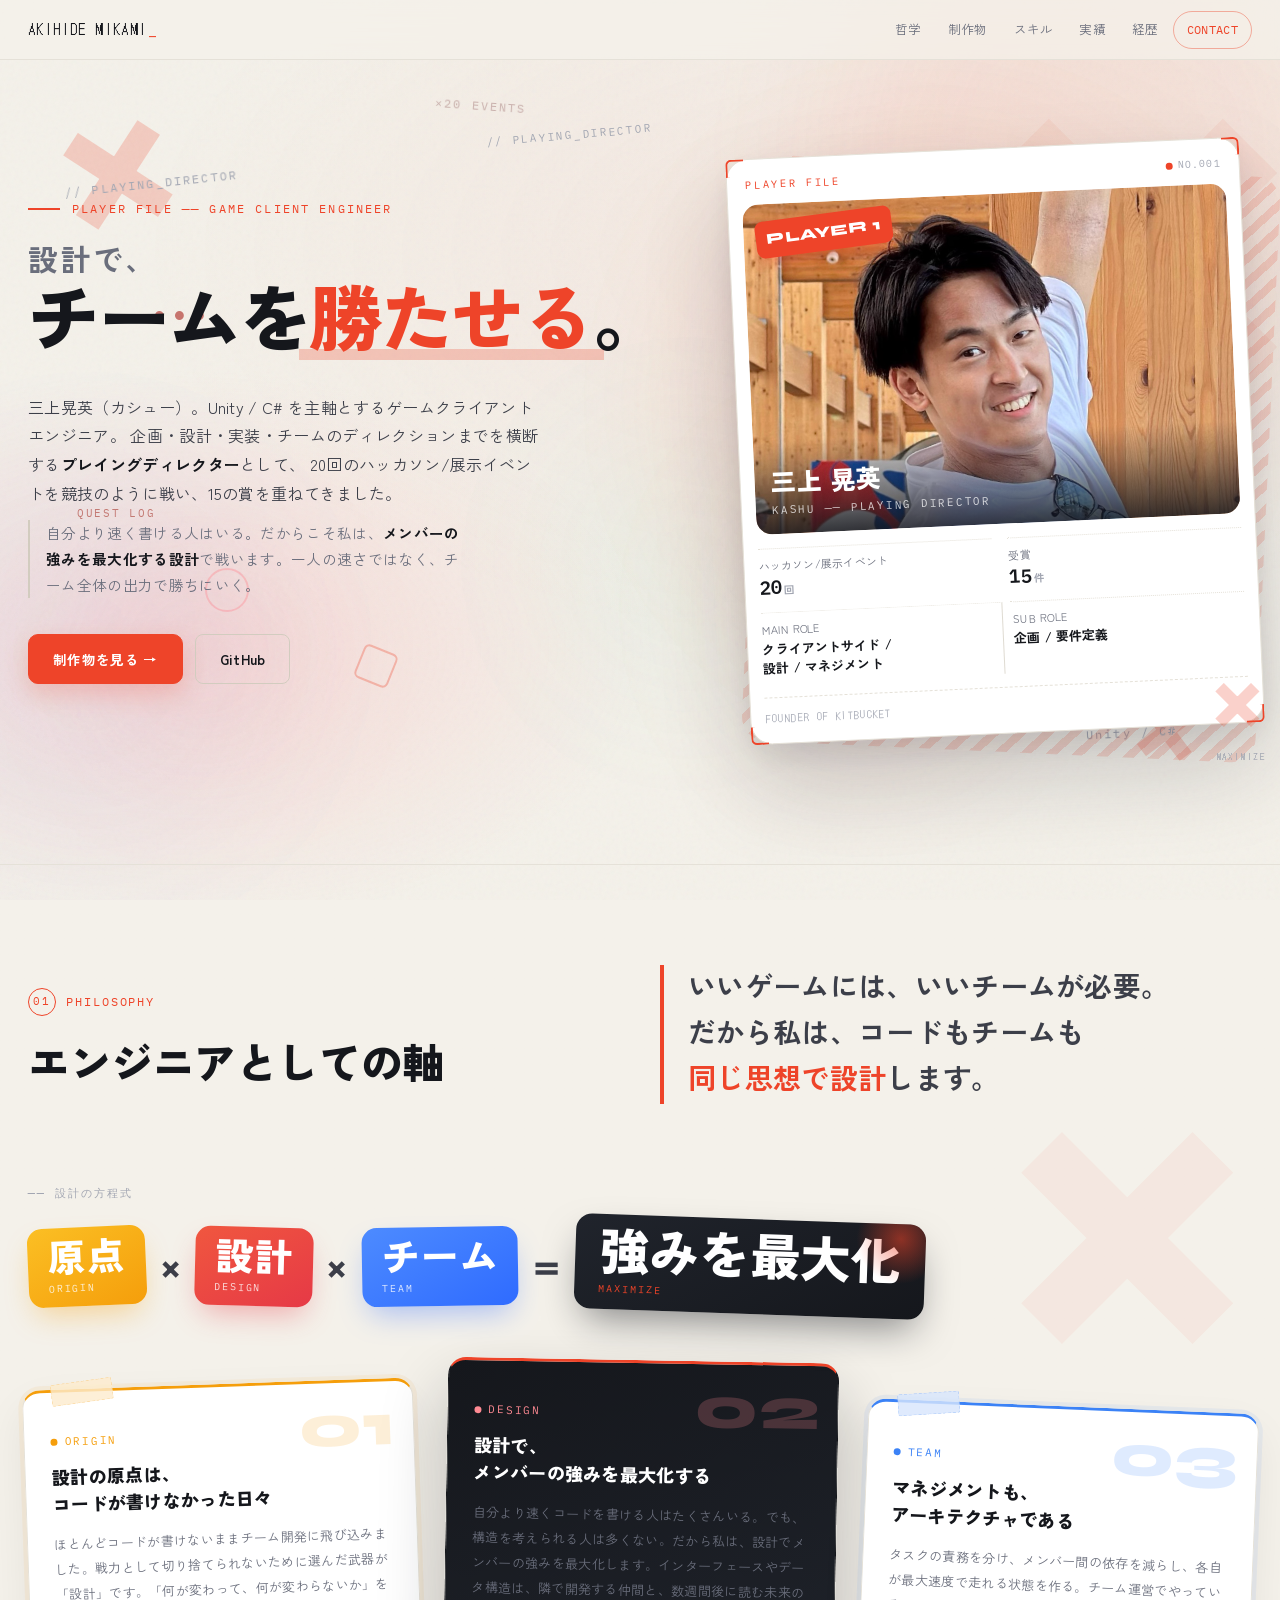
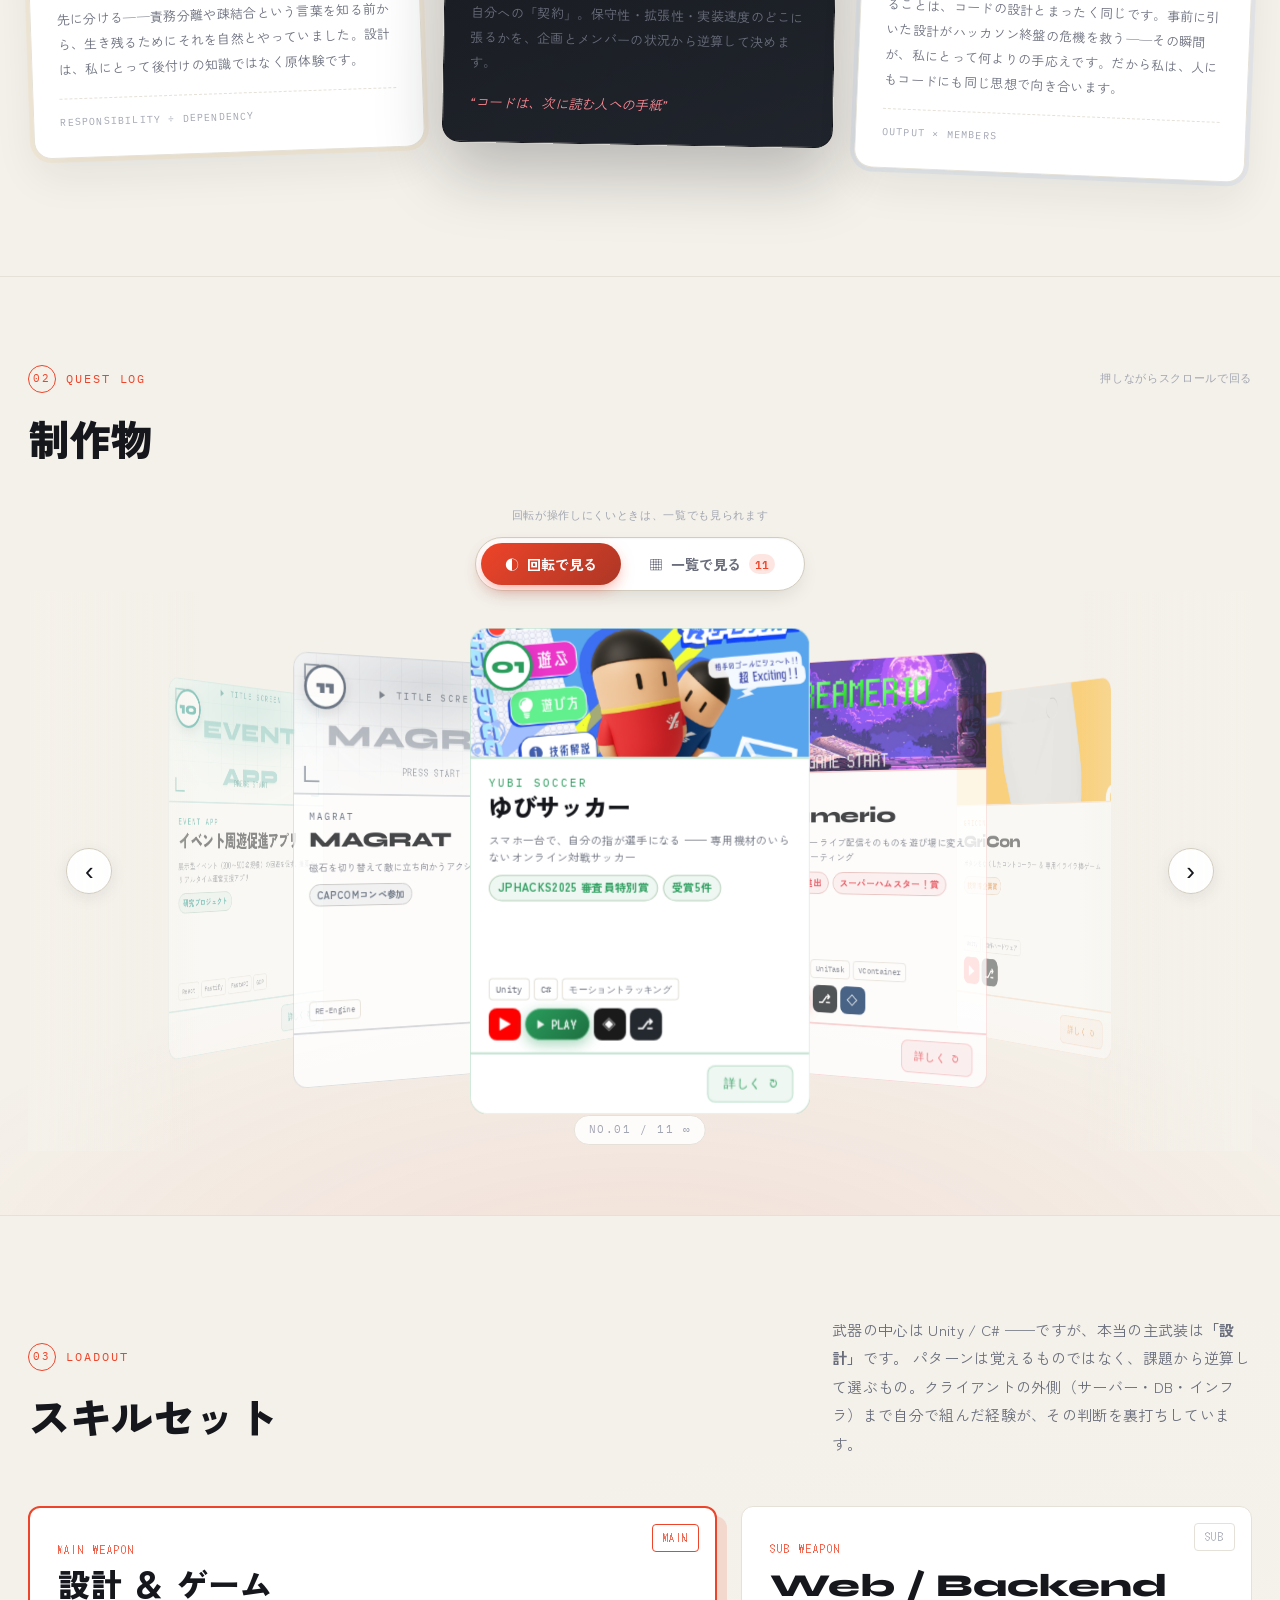
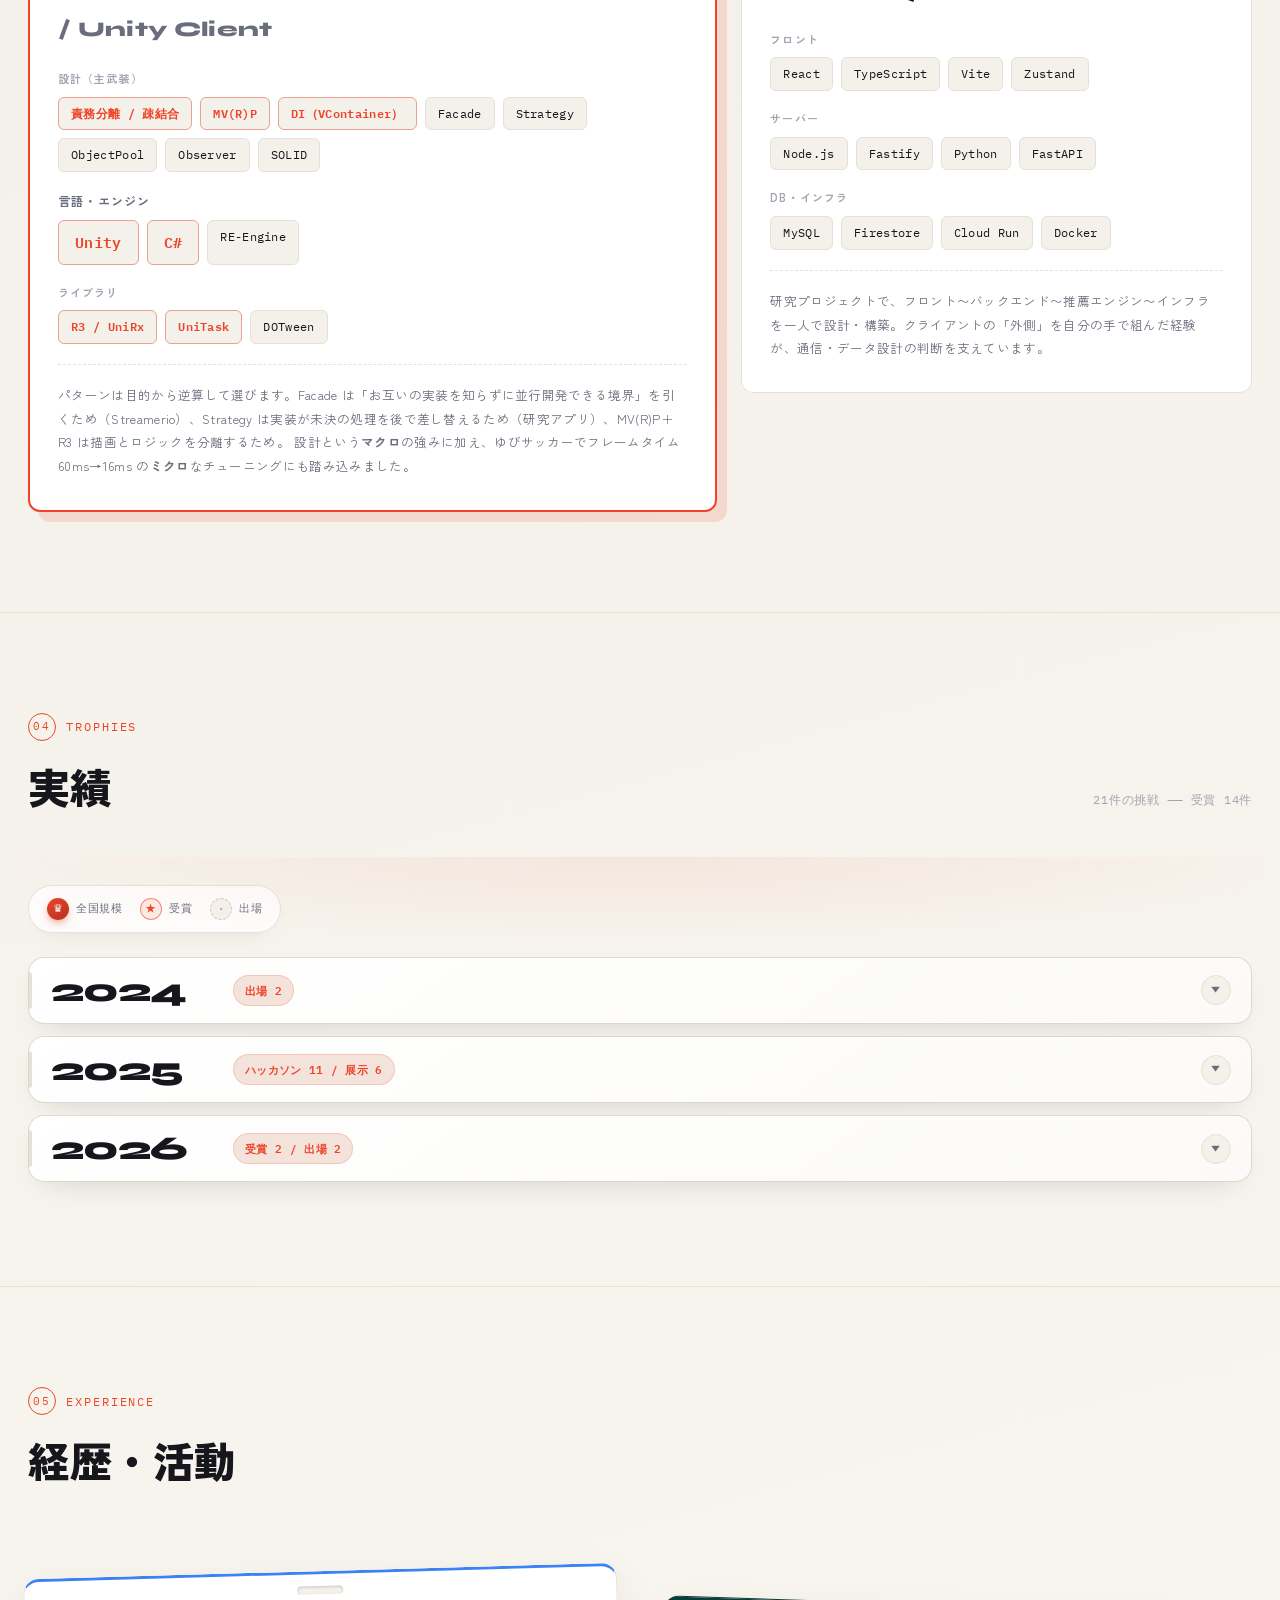
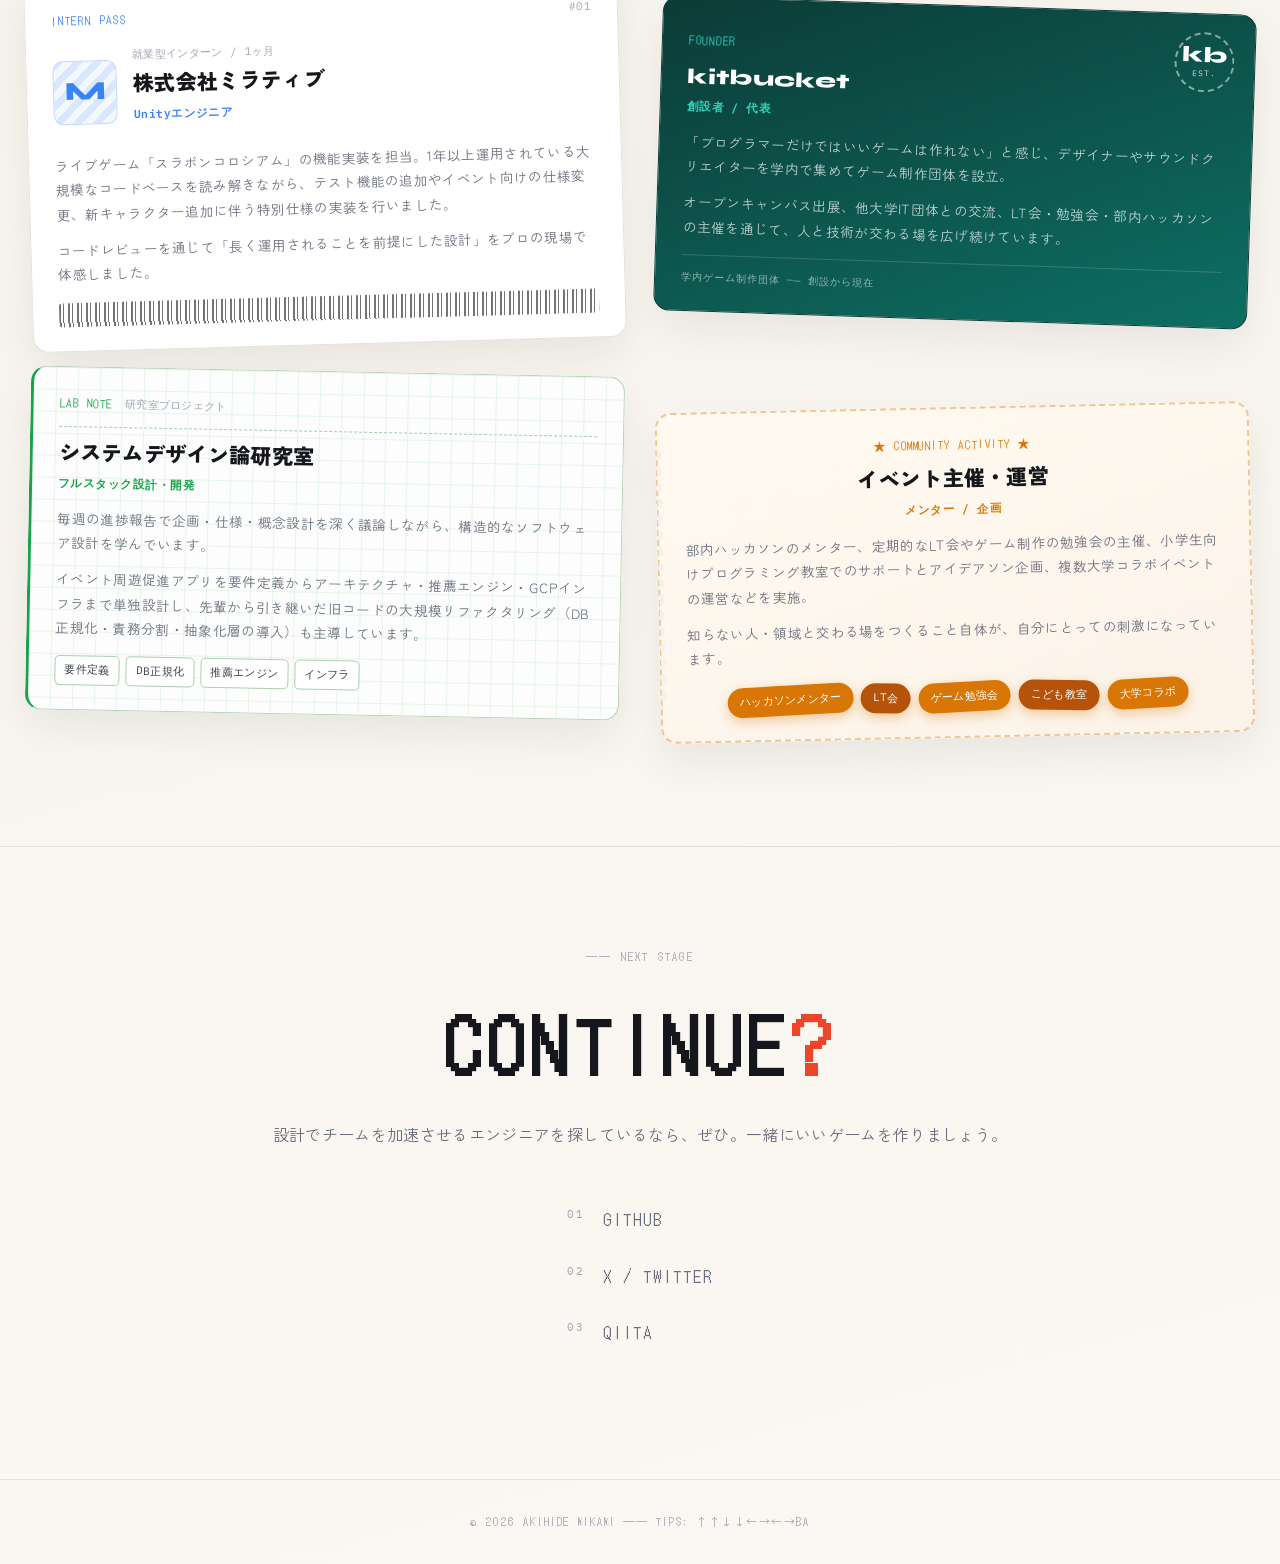
<file: index.html>
<!DOCTYPE html>
<html lang="ja">
<head>
  <meta charset="UTF-8">
  <meta name="viewport" content="width=device-width, initial-scale=1.0">
  <title>Akihide Mikami | Game Client Engineer</title>
  <meta name="description" content="三上晃英（カシュー）のポートフォリオ。設計でチームの出力を最大化するゲームクライアントエンジニア。Unity / C#。ハッカソン/展示イベント20回・受賞15件。">
  <meta property="og:title" content="Akihide Mikami | Game Client Engineer">
  <meta property="og:description" content="メンバーの強みを最大化する設計をする。企画・設計・実装・チームのディレクションまでを横断するプレイングディレクター型エンジニア。">
  <meta property="og:type" content="website">
  <link rel="icon" href="./images/Cashew3.png" type="image/png">
  <link rel="apple-touch-icon" href="./images/Cashew3.png">
  <link rel="preconnect" href="https://fonts.googleapis.com">
  <link rel="preconnect" href="https://fonts.gstatic.com" crossorigin>
  <link href="https://fonts.googleapis.com/css2?family=DotGothic16&family=Zen+Kaku+Gothic+New:wght@500;700;900&family=Noto+Sans+JP:wght@400;700&family=IBM+Plex+Mono:wght@400;600&family=Syne:wght@700;800&display=swap" rel="stylesheet">
  <link rel="stylesheet" href="./style.css">
</head>
<body>

<div id="atmosphere" class="atmosphere" aria-hidden="true">
  <div class="atmo-theme-wash"></div>
  <span class="atmo-blob atmo-blob--1"></span>
  <span class="atmo-blob atmo-blob--2"></span>
  <span class="atmo-blob atmo-blob--3"></span>
  <span class="atmo-blob atmo-blob--theme"></span>
  <span class="atmo-blob atmo-blob--4"></span>
  <span class="atmo-blob atmo-blob--5"></span>
  <div class="atmo-floats">
    <span class="atmo-deco atmo-deco--x atmo-deco--1">×</span>
    <span class="atmo-deco atmo-deco--x atmo-deco--2">×</span>
    <span class="atmo-deco atmo-deco--ring atmo-deco--3"></span>
    <span class="atmo-deco atmo-deco--ring atmo-deco--4"></span>
    <span class="atmo-deco atmo-deco--tri atmo-deco--5"></span>
    <span class="atmo-deco atmo-deco--square atmo-deco--6"></span>
    <span class="atmo-deco atmo-deco--label atmo-deco--7">// PLAYING_DIRECTOR</span>
    <span class="atmo-deco atmo-deco--label atmo-deco--8">QUEST LOG</span>
    <span class="atmo-deco atmo-deco--label atmo-deco--9">Unity / C#</span>
    <span class="atmo-deco atmo-deco--dots atmo-deco--10">● ● ●</span>
    <span class="atmo-deco atmo-deco--crosshair atmo-deco--11"></span>
    <span class="atmo-deco atmo-deco--bar atmo-deco--12"></span>
  </div>
  <div class="atmo-grain"></div>
</div>

<header class="site-header">
  <div class="wrap header-inner">
    <a href="#top" class="logo">AKIHIDE MIKAMI<span class="cursor">_</span></a>
    <button class="nav-toggle" aria-label="メニューを開く" aria-expanded="false">MENU</button>
    <nav class="site-nav" aria-label="メインナビゲーション">
      <a href="#philosophy">哲学</a>
      <a href="#projects">制作物</a>
      <a href="#skills">スキル</a>
      <a href="#awards">実績</a>
      <a href="#experience">経歴</a>
      <a href="#contact">CONTACT</a>
    </nav>
  </div>
</header>

<main id="top">

  <section class="hero" aria-label="イントロダクション">
    <div class="hero-watermark" aria-hidden="true">×</div>
    <span class="hero-float hero-float--1" aria-hidden="true">// PLAYING_DIRECTOR</span>
    <span class="hero-float hero-float--2" aria-hidden="true">×20 EVENTS</span>
    <span class="hero-float hero-float--3" aria-hidden="true">Unity / C#</span>
    <div class="wrap hero-layout">
      <div class="hero-copy reveal">
        <p class="eyebrow"><span class="eyebrow-line"></span>PLAYER FILE ── GAME CLIENT ENGINEER</p>
        <h1>
          <span class="h1-pre">設計で、</span>
          <span class="h1-main">チームを<span class="accent accent-mark">勝たせる</span>。</span>
        </h1>
        <p class="hero-lede">
          三上晃英（カシュー）。Unity / C# を主軸とするゲームクライアントエンジニア。
          企画・設計・実装・チームのディレクションまでを横断する<strong>プレイングディレクター</strong>として、
          20回のハッカソン/展示イベントを競技のように戦い、15の賞を重ねてきました。
        </p>
        <p class="hero-sub">
          自分より速く書ける人はいる。だからこそ私は、<strong>メンバーの強みを最大化する設計</strong>で戦います。一人の速さではなく、チーム全体の出力で勝ちにいく。
        </p>
        <div class="hero-cta">
          <a class="btn btn-primary" href="#projects">制作物を見る →</a>
          <a class="btn btn-ghost" href="https://github.com/kdix-23-240" target="_blank" rel="noopener">GitHub</a>
        </div>
      </div>

      <aside class="player-file reveal" aria-label="ステータス">
        <div class="player-file-float">
          <div class="player-file-stripe" aria-hidden="true"></div>
          <div class="player-file-card">
            <span class="corner tl"></span><span class="corner tr"></span>
            <span class="corner bl"></span><span class="corner br"></span>
            <div class="player-file-head">
              <span class="player-file-label">PLAYER FILE</span>
              <span class="player-file-no"><span class="player-file-dot"></span>NO.001</span>
            </div>
            <div class="player-file-portrait">
              <div class="player-photo-ph" aria-hidden="true">
                <span class="pph-grid"></span>
                <span class="pph-mug">M</span>
                <span class="pph-hint">PHOTO&nbsp;SLOT</span>
              </div>
              <img src="./images/me.png" alt="三上晃英のプロフィール画像" width="400" height="330" onerror="this.style.display='none'">
              <span class="player-badge">PLAYER&nbsp;1</span>
              <div class="player-file-overlay">
                <p class="player-name">三上 晃英</p>
                <p class="player-alias">KASHU ── PLAYING DIRECTOR</p>
              </div>
            </div>
            <ul class="player-stats" id="status-rows"></ul>
            <p class="player-file-foot">FOUNDER OF KITBUCKET</p>
          </div>
        </div>
        <div class="hero-stat-deco" aria-hidden="true">
          <span class="deco-num">×</span>
          <span class="deco-label">MAXIMIZE</span>
        </div>
      </aside>
    </div>
  </section>

  <section id="philosophy" class="section reveal">
    <div class="wrap">
      <header class="section-head split-head">
        <div>
          <p class="stage-label"><span>01</span> PHILOSOPHY</p>
          <h2 class="section-title">エンジニアとしての軸</h2>
        </div>
        <blockquote class="thesis">
          いいゲームには、いいチームが必要。<br>
          だから私は、コードもチームも<br><em>同じ思想で設計</em>します。
        </blockquote>
      </header>
      <div class="phil-stage">
        <span class="phil-watermark" aria-hidden="true">×</span>
        <div class="phil-equation">
          <span class="pf-lead">── 設計の方程式</span>
          <div class="pf-row" role="img" aria-label="原点 × 設計 × チーム = メンバーの強みの最大化">
            <span class="pf-chip pf-chip--a"><b>原点</b><i>ORIGIN</i></span>
            <span class="pf-x" aria-hidden="true">×</span>
            <span class="pf-chip pf-chip--b"><b>設計</b><i>DESIGN</i></span>
            <span class="pf-x" aria-hidden="true">×</span>
            <span class="pf-chip pf-chip--c"><b>チーム</b><i>TEAM</i></span>
            <span class="pf-eq" aria-hidden="true">=</span>
            <span class="pf-result"><span class="pf-result-glow" aria-hidden="true"></span><b>強みを最大化</b><i>MAXIMIZE</i></span>
          </div>
        </div>
        <div class="phil-scatter">
          <article class="phil-card2 reveal" data-index="01">
            <span class="phil-tape" aria-hidden="true"></span>
            <span class="phil-figure" aria-hidden="true">01</span>
            <span class="phil-kicker"><span class="phil-dot"></span>ORIGIN</span>
            <h3>設計の原点は、<br>コードが書けなかった日々</h3>
            <p>ほとんどコードが書けないままチーム開発に飛び込みました。戦力として切り捨てられないために選んだ武器が「設計」です。「何が変わって、何が変わらないか」を先に分ける——責務分離や疎結合という言葉を知る前から、生き残るためにそれを自然とやっていました。設計は、私にとって後付けの知識ではなく原体験です。</p>
            <span class="phil-foot">RESPONSIBILITY ÷ DEPENDENCY</span>
          </article>
          <article class="phil-card2 phil-card2--feature reveal" data-index="02">
            <span class="phil-figure" aria-hidden="true">02</span>
            <span class="phil-kicker"><span class="phil-dot"></span>DESIGN</span>
            <h3>設計で、<br>メンバーの強みを最大化する</h3>
            <p>自分より速くコードを書ける人はたくさんいる。でも、構造を考えられる人は多くない。だから私は、設計でメンバーの強みを最大化します。インターフェースやデータ構造は、隣で開発する仲間と、数週間後に読む未来の自分への「契約」。保守性・拡張性・実装速度のどこに張るかを、企画とメンバーの状況から逆算して決めます。</p>
            <span class="phil-quote" aria-hidden="true">“コードは、次に読む人への手紙”</span>
          </article>
          <article class="phil-card2 reveal" data-index="03">
            <span class="phil-tape" aria-hidden="true"></span>
            <span class="phil-figure" aria-hidden="true">03</span>
            <span class="phil-kicker"><span class="phil-dot"></span>TEAM</span>
            <h3>マネジメントも、<br>アーキテクチャである</h3>
            <p>タスクの責務を分け、メンバー間の依存を減らし、各自が最大速度で走れる状態を作る。チーム運営でやっていることは、コードの設計とまったく同じです。事前に引いた設計がハッカソン終盤の危機を救う——その瞬間が、私にとって何よりの手応えです。だから私は、人にもコードにも同じ思想で向き合います。</p>
            <span class="phil-foot">OUTPUT × MEMBERS</span>
          </article>
        </div>
      </div>
    </div>
  </section>

  <section id="projects" class="section section--projects">
    <div class="wrap projects-wrap">
      <header class="projects-head">
        <div>
          <p class="stage-label"><span>02</span> QUEST LOG</p>
          <h2 class="section-title">制作物</h2>
        </div>
        <div class="projects-head-controls">
          <p class="projects-hint" id="projects-view-hint">押しながらスクロールで回る</p>
        </div>
      </header>
      <div class="view-switch-bar" id="view-switch-bar">
        <span class="vs-lead" aria-hidden="true">回転が操作しにくいときは、一覧でも見られます</span>
        <div class="view-switch" role="group" aria-label="制作物の表示を切り替え">
          <button type="button" class="vs-btn is-active" data-view="flow" aria-pressed="true"><span class="vs-ico" aria-hidden="true">◐</span>回転で見る</button>
          <button type="button" class="vs-btn" data-view="grid" aria-pressed="false"><span class="vs-ico" aria-hidden="true">▦</span>一覧で見る<span class="vs-count" id="vs-count">11</span></button>
        </div>
      </div>
      <div class="projects-flow" id="projects-flow">
        <div class="projects-stage" id="projects-stage">
          <div class="carousel-viewport" id="carousel-viewport">
            <button type="button" class="carousel-nav carousel-nav--prev" id="carousel-prev" aria-label="前の制作物">‹</button>
            <div class="carousel-track" id="carousel-track" role="tablist" aria-label="制作物カルーセル"></div>
            <button type="button" class="carousel-nav carousel-nav--next" id="carousel-next" aria-label="次の制作物">›</button>
            <p class="carousel-counter" id="carousel-counter" aria-live="polite">NO.01 / 11 ∞</p>
          </div>
          <nav class="project-jump" id="project-jump" role="tablist" aria-label="制作物を直接選択" hidden></nav>
        </div>
      </div>
      <div class="projects-grid" id="projects-grid" hidden></div>
    </div>
  </section>

  <section id="skills" class="section reveal">
    <div class="wrap">
      <header class="section-head split-head">
        <div>
          <p class="stage-label"><span>03</span> LOADOUT</p>
          <h2 class="section-title">スキルセット</h2>
        </div>
        <p class="section-lede section-lede--narrow">
          武器の中心は Unity / C# ──ですが、本当の主武装は<strong>「設計」</strong>です。
          パターンは覚えるものではなく、課題から逆算して選ぶもの。クライアントの外側（サーバー・DB・インフラ）まで自分で組んだ経験が、その判断を裏打ちしています。
        </p>
      </header>
      <div class="loadout-layout">
        <div class="loadout-card main reveal">
          <div class="loadout-badge">MAIN</div>
          <p class="loadout-label">MAIN WEAPON</p>
          <h3>設計 ＆ ゲーム<br><span class="loadout-en">/ Unity Client</span></h3>
          <div class="skill-cluster">
            <div class="skill-block skill-block--patterns">
              <h4>設計（主武装）</h4>
              <ul class="skill-list">
                <li class="hl">責務分離 / 疎結合</li><li class="hl">MV(R)P</li><li class="hl">DI（VContainer）</li><li>Facade</li><li>Strategy</li><li>ObjectPool</li><li>Observer</li><li>SOLID</li>
              </ul>
            </div>
            <div class="skill-block skill-block--lg">
              <h4>言語・エンジン</h4>
              <ul class="skill-list">
                <li class="hl xl">Unity</li><li class="hl xl">C#</li><li>RE-Engine</li>
              </ul>
            </div>
            <div class="skill-block">
              <h4>ライブラリ</h4>
              <ul class="skill-list">
                <li class="hl">R3 / UniRx</li><li class="hl">UniTask</li><li>DOTween</li>
              </ul>
            </div>
          </div>
          <p class="skill-note">
            パターンは目的から逆算して選びます。Facade は「お互いの実装を知らずに並行開発できる境界」を引くため（Streamerio）、Strategy は実装が未決の処理を後で差し替えるため（研究アプリ）、MV(R)P＋R3 は描画とロジックを分離するため。
            設計という<strong>マクロ</strong>の強みに加え、ゆびサッカーでフレームタイム 60ms→16ms の<strong>ミクロ</strong>なチューニングにも踏み込みました。
          </p>
        </div>
        <div class="loadout-card sub reveal">
          <div class="loadout-badge">SUB</div>
          <p class="loadout-label">SUB WEAPON</p>
          <h3>Web / Backend</h3>
          <div class="skill-cluster skill-cluster--compact">
            <div class="skill-block">
              <h4>フロント</h4>
              <ul class="skill-list"><li>React</li><li>TypeScript</li><li>Vite</li><li>Zustand</li></ul>
            </div>
            <div class="skill-block">
              <h4>サーバー</h4>
              <ul class="skill-list"><li>Node.js</li><li>Fastify</li><li>Python</li><li>FastAPI</li></ul>
            </div>
            <div class="skill-block">
              <h4>DB・インフラ</h4>
              <ul class="skill-list"><li>MySQL</li><li>Firestore</li><li>Cloud Run</li><li>Docker</li></ul>
            </div>
          </div>
          <p class="skill-note">研究プロジェクトで、フロント〜バックエンド〜推薦エンジン〜インフラを一人で設計・構築。クライアントの「外側」を自分の手で組んだ経験が、通信・データ設計の判断を支えています。</p>
        </div>
      </div>
    </div>
  </section>

  <section id="awards" class="section">
    <div class="wrap">
      <header class="section-head">
        <p class="stage-label"><span>04</span> TROPHIES</p>
        <div class="title-row">
          <h2 class="section-title">実績</h2>
          <p class="section-aside" id="awards-summary"></p>
        </div>
      </header>
      <div id="awards-timeline" class="awards-timeline"></div>
    </div>
  </section>

  <section id="experience" class="section reveal">
    <div class="wrap">
      <header class="section-head">
        <p class="stage-label"><span>05</span> EXPERIENCE</p>
        <h2 class="section-title">経歴・活動</h2>
      </header>
      <div class="exp-board">
        <article class="exp-obj exp-obj--pass reveal" data-exp="01">
          <span class="pass-hole" aria-hidden="true"></span>
          <div class="pass-head">
            <span class="pass-brand">INTERN PASS</span>
            <span class="pass-no">#01</span>
          </div>
          <div class="pass-row">
            <span class="pass-photo" aria-hidden="true">M</span>
            <div class="pass-meta">
              <p class="exp-when">就業型インターン / 1ヶ月</p>
              <h3 class="exp-title">株式会社ミラティブ</h3>
              <p class="exp-role">Unityエンジニア</p>
            </div>
          </div>
          <div class="exp-desc">
            <p>ライブゲーム「スラポンコロシアム」の機能実装を担当。1年以上運用されている大規模なコードベースを読み解きながら、テスト機能の追加やイベント向けの仕様変更、新キャラクター追加に伴う特別仕様の実装を行いました。</p>
            <p>コードレビューを通じて「長く運用されることを前提にした設計」をプロの現場で体感しました。</p>
          </div>
          <span class="pass-barcode" aria-hidden="true"></span>
        </article>

        <article class="exp-obj exp-obj--seal reveal" data-exp="02">
          <div class="seal-badge" aria-hidden="true"><span>kb</span><small>EST.</small></div>
          <span class="seal-tag">FOUNDER</span>
          <h3 class="exp-title">kitbucket</h3>
          <p class="exp-role">創設者 / 代表</p>
          <div class="exp-desc">
            <p>「プログラマーだけではいいゲームは作れない」と感じ、デザイナーやサウンドクリエイターを学内で集めてゲーム制作団体を設立。</p>
            <p>オープンキャンパス出展、他大学IT団体との交流、LT会・勉強会・部内ハッカソンの主催を通じて、人と技術が交わる場を広げ続けています。</p>
          </div>
          <span class="seal-foot">学内ゲーム制作団体 ── 創設から現在</span>
        </article>

        <article class="exp-obj exp-obj--note reveal" data-exp="03">
          <div class="note-head">
            <span class="note-label">LAB NOTE</span>
            <span class="note-date">研究室プロジェクト</span>
          </div>
          <h3 class="exp-title">システムデザイン論研究室</h3>
          <p class="exp-role">フルスタック設計・開発</p>
          <div class="exp-desc">
            <p>毎週の進捗報告で企画・仕様・概念設計を深く議論しながら、構造的なソフトウェア設計を学んでいます。</p>
            <p>イベント周遊促進アプリを要件定義からアーキテクチャ・推薦エンジン・GCPインフラまで単独設計し、先輩から引き継いだ旧コードの大規模リファクタリング（DB正規化・責務分割・抽象化層の導入）も主導しています。</p>
          </div>
          <div class="note-tags">
            <span>要件定義</span><span>DB正規化</span><span>推薦エンジン</span><span>インフラ</span>
          </div>
        </article>

        <article class="exp-obj exp-obj--flyer reveal" data-exp="04">
          <span class="flyer-perf" aria-hidden="true"></span>
          <span class="flyer-kicker">★ COMMUNITY ACTIVITY ★</span>
          <h3 class="exp-title">イベント主催・運営</h3>
          <p class="exp-role">メンター / 企画</p>
          <div class="exp-desc">
            <p>部内ハッカソンのメンター、定期的なLT会やゲーム制作の勉強会の主催、小学生向けプログラミング教室でのサポートとアイデアソン企画、複数大学コラボイベントの運営などを実施。</p>
            <p>知らない人・領域と交わる場をつくること自体が、自分にとっての刺激になっています。</p>
          </div>
          <div class="flyer-stamps">
            <span>ハッカソンメンター</span><span>LT会</span><span>ゲーム勉強会</span><span>こども教室</span><span>大学コラボ</span>
          </div>
        </article>
      </div>
    </div>
  </section>

  <section id="contact" class="section continue reveal">
    <div class="wrap">
      <p class="continue-pre">── NEXT STAGE</p>
      <h2>CONTINUE<span class="blink">?</span></h2>
      <p class="continue-lede">設計でチームを加速させるエンジニアを探しているなら、ぜひ。一緒にいいゲームを作りましょう。</p>
      <nav class="continue-menu" aria-label="連絡先">
        <a href="https://github.com/kdix-23-240" target="_blank" rel="noopener"><span class="cm-num">01</span>GITHUB</a>
        <a href="https://x.com/game_game_nuts" target="_blank" rel="noopener"><span class="cm-num">02</span>X / TWITTER</a>
        <a href="https://qiita.com/nut_nuts_nut" target="_blank" rel="noopener"><span class="cm-num">03</span>QIITA</a>
      </nav>
    </div>
  </section>
</main>

<footer class="site-footer">
  <div class="wrap">
    <p>© 2026 AKIHIDE MIKAMI ── TIPS: ↑↑↓↓←→←→BA</p>
  </div>
</footer>

<div id="grid-focus-layer" class="grid-focus-layer" hidden aria-hidden="true">
  <div class="grid-focus-backdrop" id="grid-focus-backdrop"></div>
  <div class="grid-focus-mount" id="grid-focus-mount"></div>
</div>

<div id="toast" class="toast" role="status"></div>

<script src="./data/content.js"></script>
<script src="./main.js"></script>
</body>
</html>
</file>
<file: style.css>
/* ============================================================
   AKIHIDE MIKAMI — PORTFOLIO 2026 (memo design)
   ============================================================ */

   :root {
    --paper:       #F4F1EA;
    --paper-2:     #FBF7F2;
    --surface:     #ffffff;
    --ink:         #15171C;
    --ink-soft:    #3C3F49;
    --muted:       #6A6E7C;
    --faint:       #A2A6B2;
    --line:        #E5E1D8;
    --line-strong: #D2CCBF;
  
    --accent:      #EE4429;
    --accent-soft: rgba(238, 68, 41, 0.08);
  
    --theme-primary:   #EE4429;
    --theme-secondary: #ff8a93;
    --theme-wash:      rgba(238, 68, 41, 0.06);
    --theme-glow:      rgba(238, 68, 41, 0.2);
    --theme-bg:        #F4F1EA;
  
    --mx: 0;
    --my: 0;
  
    --font-hud:  'DotGothic16', monospace;
    --font-sans: 'Zen Kaku Gothic New', 'Noto Sans JP', sans-serif;
    --font-mono: 'IBM Plex Mono', monospace;
    --font-display: 'Syne', 'Zen Kaku Gothic New', sans-serif;
  
    --maxw: 1280px;
    --radius: 12px;
    --header-h: 60px;
  }
  
  *, *::before, *::after { box-sizing: border-box; margin: 0; padding: 0; }
  
  html { scroll-behavior: smooth; }
  
  body {
    background:
      linear-gradient(165deg, color-mix(in srgb, var(--theme-bg) 55%, var(--paper)) 0%, var(--paper) 48%, var(--paper-2) 100%);
    color: var(--ink);
    font-family: var(--font-sans);
    font-size: 16px;
    line-height: 1.8;
    letter-spacing: 0.02em;
    -webkit-font-smoothing: antialiased;
    transition: background 0.85s ease;
  }
  
  ::selection { background: var(--theme-primary); color: #fff; }
  
  img { max-width: 100%; display: block; }
  a { color: inherit; }
  
  :focus-visible {
    outline: 2px solid var(--theme-primary);
    outline-offset: 3px;
  }
  
  .wrap {
    max-width: var(--maxw);
    margin: 0 auto;
    padding: 0 28px;
  }
  
  code {
    font-family: var(--font-mono);
    font-size: 0.85em;
    background: var(--paper-2);
    padding: 2px 6px;
    border-radius: 4px;
  }
  
  /* ── Atmosphere ───────────────────────────────────────────── */
  
  .atmosphere {
    position: fixed;
    inset: 0;
    z-index: 0;
    pointer-events: none;
    overflow: hidden;
  }
  
  .atmo-theme-wash {
    position: absolute;
    inset: 0;
    background:
      radial-gradient(ellipse 85% 65% at calc(68% + var(--mx) * 4%) calc(28% + var(--my) * 3%), var(--theme-wash), transparent 68%),
      radial-gradient(ellipse 60% 50% at calc(14% - var(--mx) * 3%) calc(72% - var(--my) * 2%), color-mix(in srgb, var(--theme-secondary) 22%, transparent), transparent 62%);
    transition: background 0.85s ease;
  }
  
  .atmo-blob {
    position: absolute;
    border-radius: 50%;
    filter: blur(80px);
    animation: pf-drift 22s ease-in-out infinite;
    transition: background 0.85s ease, opacity 0.85s ease;
  }
  
  .atmo-blob--1 {
    width: 520px; height: 520px;
    top: -12%; right: -6%;
    opacity: 0.5;
    background: rgba(238, 68, 41, 0.14);
  }
  
  .atmo-blob--2 {
    width: 380px; height: 380px;
    bottom: 6%; left: -8%;
    opacity: 0.42;
    background: rgba(47, 107, 255, 0.12);
    animation-duration: 28s;
    animation-direction: reverse;
  }
  
  .atmo-blob--3 {
    width: 300px; height: 300px;
    top: 46%; left: 42%;
    opacity: 0.32;
    background: rgba(22, 185, 129, 0.12);
    animation-duration: 19s;
  }
  
  .atmo-blob--theme {
    width: min(52vw, 480px);
    height: min(52vw, 480px);
    top: 18%;
    right: 8%;
    opacity: 0.48;
    background: var(--theme-glow);
    animation-duration: 17s;
  }
  
  .atmo-blob--4 {
    width: 260px; height: 260px;
    bottom: 18%;
    right: 22%;
    opacity: 0.38;
    background: color-mix(in srgb, var(--theme-primary) 28%, transparent);
    animation-duration: 13s;
    animation-direction: reverse;
  }
  
  .atmo-blob--5 {
    width: 200px; height: 200px;
    top: 62%;
    left: 8%;
    opacity: 0.34;
    background: color-mix(in srgb, var(--theme-secondary) 35%, transparent);
    animation-duration: 24s;
  }
  
  .atmo-floats {
    position: absolute;
    inset: 0;
    overflow: hidden;
    transform: translate3d(calc(var(--mx) * 12px), calc(var(--my) * 8px), 0);
  }
  
  .atmo-deco {
    position: absolute;
    pointer-events: none;
    user-select: none;
    transition: transform 0.6s ease;
  }
  
  .atmo-deco--x {
    font-family: var(--font-display);
    font-weight: 800;
    line-height: 1;
    color: color-mix(in srgb, var(--theme-primary) 22%, transparent);
  }
  
  .atmo-deco--1 {
    font-size: clamp(80px, 14vw, 180px);
    top: 8%;
    left: 4%;
    rotate: -12deg;
    animation: atmo-float-a 14s ease-in-out infinite;
  }
  
  .atmo-deco--2 {
    font-size: clamp(48px, 8vw, 100px);
    bottom: 14%;
    right: 6%;
    rotate: 8deg;
    animation: atmo-float-b 18s ease-in-out infinite;
  }
  
  .atmo-deco--ring {
    border-radius: 50%;
    border: 2px solid color-mix(in srgb, var(--theme-primary) 35%, transparent);
  }
  
  .atmo-deco--3 {
    width: 72px; height: 72px;
    top: 22%;
    right: 18%;
    animation: atmo-spin 28s linear infinite;
  }
  
  .atmo-deco--4 {
    width: 44px; height: 44px;
    bottom: 32%;
    left: 16%;
    border-color: color-mix(in srgb, var(--theme-secondary) 40%, transparent);
    animation: atmo-spin 22s linear infinite reverse;
  }
  
  .atmo-deco--tri {
    width: 0; height: 0;
    border-left: 22px solid transparent;
    border-right: 22px solid transparent;
    border-bottom: 38px solid color-mix(in srgb, var(--theme-primary) 18%, transparent);
  }
  
  .atmo-deco--5 {
    top: 48%;
    right: 4%;
    rotate: 15deg;
    animation: atmo-float-c 16s ease-in-out infinite;
  }
  
  .atmo-deco--square {
    width: 36px; height: 36px;
    border: 2px solid color-mix(in srgb, var(--accent) 30%, transparent);
    border-radius: 6px;
  }
  
  .atmo-deco--6 {
    top: 72%;
    left: 28%;
    animation: atmo-float-a 20s ease-in-out infinite reverse;
    transform: rotate(22deg);
  }
  
  .atmo-deco--label {
    font-family: var(--font-mono);
    font-size: 11px;
    letter-spacing: 0.16em;
    color: var(--faint);
    white-space: nowrap;
  }
  
  .atmo-deco--7 {
    top: 14%;
    left: 38%;
    transform: rotate(-5deg);
    animation: atmo-float-b 21s ease-in-out infinite;
  }
  
  .atmo-deco--8 {
    top: 56%;
    left: 6%;
    color: color-mix(in srgb, var(--theme-primary) 45%, var(--faint));
    animation: atmo-float-c 17s ease-in-out infinite;
  }
  
  .atmo-deco--9 {
    bottom: 22%;
    right: 28%;
    animation: atmo-float-a 19s ease-in-out infinite;
  }
  
  .atmo-deco--dots {
    font-size: 10px;
    letter-spacing: 0.35em;
    color: color-mix(in srgb, var(--theme-primary) 50%, var(--faint));
  }
  
  .atmo-deco--10 {
    top: 34%;
    left: 12%;
    animation: atmo-float-b 15s ease-in-out infinite;
  }
  
  .atmo-deco--crosshair {
    width: 48px; height: 48px;
  }
  
  .atmo-deco--crosshair::before,
  .atmo-deco--crosshair::after {
    content: "";
    position: absolute;
    background: color-mix(in srgb, var(--theme-primary) 28%, transparent);
  }
  
  .atmo-deco--crosshair::before {
    left: 50%; top: 0; bottom: 0;
    width: 1px;
    transform: translateX(-50%);
  }
  
  .atmo-deco--crosshair::after {
    top: 50%; left: 0; right: 0;
    height: 1px;
    transform: translateY(-50%);
  }
  
  .atmo-deco--11 {
    bottom: 38%;
    right: 12%;
    animation: atmo-spin 32s linear infinite;
  }
  
  .atmo-deco--bar {
    width: 120px; height: 3px;
    background: linear-gradient(90deg, transparent, color-mix(in srgb, var(--theme-primary) 40%, transparent), transparent);
    border-radius: 2px;
  }
  
  .atmo-deco--12 {
    top: 78%;
    right: 20%;
    transform: rotate(-18deg);
    animation: atmo-float-c 13s ease-in-out infinite;
  }
  
  @keyframes atmo-float-a {
    0%, 100% { transform: translate(0, 0); }
    50% { transform: translate(0, -22px); }
  }
  
  @keyframes atmo-float-b {
    0%, 100% { transform: translate(0, 0); }
    50% { transform: translate(18px, 14px); }
  }
  
  @keyframes atmo-float-c {
    0%, 100% { transform: translate(0, 0); }
    50% { transform: translate(-14px, -18px); }
  }
  
  @keyframes atmo-spin {
    to { transform: rotate(360deg); }
  }
  
  .atmo-grain {
    position: absolute;
    inset: 0;
    opacity: 0.04;
    background-image: url("data:image/svg+xml,%3Csvg viewBox='0 0 256 256' xmlns='http://www.w3.org/2000/svg'%3E%3Cfilter id='n'%3E%3CfeTurbulence type='fractalNoise' baseFrequency='0.85' numOctaves='4' stitchTiles='stitch'/%3E%3C/filter%3E%3Crect width='100%25' height='100%25' filter='url(%23n)'/%3E%3C/svg%3E");
    mix-blend-mode: multiply;
  }
  
  @keyframes pf-drift {
    0%, 100% { transform: translate(0, 0); }
    33% { transform: translate(34px, -22px); }
    66% { transform: translate(-22px, 26px); }
  }
  
  @keyframes pf-float1 {
    0%, 100% { transform: translateY(0) rotate(-2.5deg); }
    50% { transform: translateY(-16px) rotate(-1deg); }
  }
  
  @keyframes pf-float3 {
    0%, 100% { transform: translateY(0) rotate(2deg); }
    50% { transform: translateY(-11px) rotate(4deg); }
  }
  
  /* ── Header ───────────────────────────────────────────────── */
  
  .site-header {
    position: fixed;
    inset: 0 0 auto 0;
    z-index: 200;
    height: var(--header-h);
    background: rgba(244, 241, 234, 0.72);
    backdrop-filter: blur(14px);
    border-bottom: 1px solid var(--line);
  }
  
  .header-inner {
    display: flex;
    align-items: center;
    justify-content: space-between;
    height: var(--header-h);
  }
  
  .logo {
    font-family: var(--font-hud);
    font-size: 14px;
    text-decoration: none;
    letter-spacing: 0.1em;
  }
  
  .logo .cursor { color: var(--accent); animation: blink 1.2s steps(1) infinite; }
  
  .site-nav { display: flex; gap: 2px; }
  
  .site-nav a {
    font-size: 12.5px;
    color: var(--muted);
    text-decoration: none;
    padding: 7px 12px;
    border-radius: 6px;
    position: relative;
    transition: color 0.2s;
  }
  
  .site-nav a:hover { color: var(--ink); }
  
  .site-nav a::after {
    content: "";
    position: absolute;
    left: 12px; right: 12px; bottom: 4px;
    height: 2px;
    background: var(--theme-primary);
    transform: scaleX(0);
    transform-origin: left;
    transition: transform 0.25s ease;
  }
  
  .site-nav a:hover::after { transform: scaleX(1); }
  
  .site-nav a[href="#contact"] {
    font-family: var(--font-mono);
    font-size: 12px;
    color: var(--accent);
    border: 1px solid rgba(238, 68, 41, 0.4);
    border-radius: 999px;
    padding: 7px 13px;
  }
  
  .site-nav a[href="#contact"]::after { display: none; }
  
  .site-nav a[href="#contact"]:hover {
    background: var(--accent);
    color: #fff;
  }
  
  .nav-toggle { display: none; }
  
  /* ── Hero ─────────────────────────────────────────────────── */
  
  main { position: relative; z-index: 1; }
  
  .hero {
    padding: calc(var(--header-h) + 88px) 0 130px;
    border-bottom: 1px solid var(--line);
    position: relative;
    overflow: hidden;
    perspective: 1500px;
    scroll-margin-top: 72px;
  }
  
  .hero-watermark {
    position: absolute;
    right: -3%;
    top: 2%;
    font-family: var(--font-display);
    font-size: clamp(280px, 40vw, 600px);
    font-weight: 800;
    line-height: 0.8;
    color: rgba(238, 68, 41, 0.06);
    pointer-events: none;
    user-select: none;
    transform: translate3d(calc(var(--mx) * 40px), calc(var(--my) * 28px), 0);
  }
  
  .hero-float {
    position: absolute;
    font-family: var(--font-mono);
    font-size: 12px;
    letter-spacing: 0.18em;
    color: var(--faint);
    pointer-events: none;
    user-select: none;
  }
  
  .hero-float--1 {
    left: 5%; top: 20%;
    transform: rotate(-6deg) translate3d(calc(var(--mx) * -20px), calc(var(--my) * 14px), 0);
  }
  
  .hero-float--2 {
    left: 34%; top: 11%;
    color: #C9B0AC;
    transform: rotate(4deg) translate3d(calc(var(--mx) * 16px), calc(var(--my) * -12px), 0);
  }
  
  .hero-float--3 {
    right: 8%; bottom: 14%;
    transform: rotate(-3deg) translate3d(calc(var(--mx) * 22px), calc(var(--my) * 16px), 0);
  }
  
  .hero-layout {
    display: grid;
    grid-template-columns: 1.12fr 0.88fr;
    gap: 56px;
    align-items: center;
    position: relative;
    z-index: 2;
  }
  
  .eyebrow {
    display: flex;
    align-items: center;
    gap: 12px;
    font-family: var(--font-mono);
    font-size: 12px;
    color: var(--accent);
    letter-spacing: 0.18em;
    margin-bottom: 22px;
  }
  
  .eyebrow-line {
    width: 32px;
    height: 2px;
    background: var(--accent);
  }
  
  .hero h1 {
    margin-bottom: 28px;
    line-height: 1.15;
  }
  
  .h1-pre {
    display: block;
    font-size: clamp(22px, 3vw, 30px);
    font-weight: 700;
    color: var(--muted);
    letter-spacing: 0.08em;
    margin-bottom: 6px;
  }
  
  .h1-main {
    display: block;
    font-family: var(--font-display);
    font-size: clamp(42px, 6.5vw, 72px);
    font-weight: 800;
    letter-spacing: -0.02em;
  }
  
  .h1-main .accent { color: var(--accent); }
  
  .accent-mark {
    position: relative;
  }
  
  .accent-mark::after {
    content: "";
    position: absolute;
    left: -0.16em;
    right: -0.16em;
    bottom: 0.08em;
    height: 0.16em;
    background: rgba(238, 68, 41, 0.25);
    z-index: -1;
  }
  
  .hero-lede {
    font-size: 16px;
    color: var(--ink-soft);
    max-width: 32em;
    margin-bottom: 12px;
  }
  
  .hero-sub {
    font-size: 14.5px;
    color: var(--muted);
    max-width: 30em;
    margin-bottom: 36px;
    padding-left: 16px;
    border-left: 2px solid var(--line-strong);
  }
  
  .hero-lede strong, .hero-sub strong { color: var(--ink); font-weight: 700; }
  
  .hero-cta { display: flex; gap: 12px; flex-wrap: wrap; }
  
  /* Player file card */
  .player-file {
    position: relative;
    transform: translate3d(calc(var(--mx) * -22px), calc(var(--my) * -16px), 0);
  }
  
  .player-file-float {
    animation: pf-float1 8s ease-in-out infinite;
    position: relative;
  }
  
  .player-file-stripe {
    position: absolute;
    inset: 18px -16px -18px 16px;
    border-radius: 24px;
    background: repeating-linear-gradient(
      135deg,
      rgba(238, 68, 41, 0.16),
      rgba(238, 68, 41, 0.16) 8px,
      transparent 8px,
      transparent 18px
    );
    transform: rotate(2.6deg);
    z-index: 0;
  }
  
  .player-file-card {
    position: relative;
    z-index: 1;
    background: var(--surface);
    border: 1px solid var(--line);
    border-radius: 22px;
    padding: 14px 14px 16px;
    box-shadow:
      0 44px 88px rgba(20, 24, 32, 0.18),
      0 12px 28px rgba(20, 24, 32, 0.08);
    transform: rotate(-2.6deg);
  }
  
  .corner {
    position: absolute;
    width: 18px; height: 18px;
    border: 2px solid var(--accent);
  }
  
  .corner.tl { top: -1px; left: -1px; border-width: 2px 0 0 2px; border-radius: 6px 0 0 0; }
  .corner.tr { top: -1px; right: -1px; border-width: 2px 2px 0 0; border-radius: 0 6px 0 0; }
  .corner.bl { bottom: -1px; left: -1px; border-width: 0 0 2px 2px; border-radius: 0 0 0 6px; }
  .corner.br { bottom: -1px; right: -1px; border-width: 0 2px 2px 0; border-radius: 0 0 6px 0; }
  
  .player-file-head {
    display: flex;
    align-items: center;
    justify-content: space-between;
    padding: 2px 4px 10px;
  }
  
  .player-file-label {
    font-family: var(--font-mono);
    font-size: 10.5px;
    letter-spacing: 0.16em;
    color: var(--accent);
  }
  
  .player-file-no {
    display: inline-flex;
    align-items: center;
    gap: 5px;
    font-family: var(--font-mono);
    font-size: 10px;
    letter-spacing: 0.12em;
    color: var(--faint);
  }
  
  .player-file-dot {
    width: 7px; height: 7px;
    border-radius: 50%;
    background: var(--accent);
    animation: blink 1.2s steps(1) infinite;
  }
  
  .player-file-portrait {
    position: relative;
    border-radius: 16px;
    overflow: hidden;
    background: var(--paper-2);
  }
  
  .player-file-portrait img {
    position: relative; z-index: 2;
    width: 100%;
    height: 330px;
    object-fit: cover;
    display: block;
  }
  
  .player-photo-ph {
    position: absolute; inset: 0; z-index: 1;
    display: flex; flex-direction: column; align-items: center; justify-content: center;
    gap: 12px; overflow: hidden;
    background:
      radial-gradient(120% 80% at 50% 16%, color-mix(in srgb, var(--accent) 18%, transparent) 0%, transparent 62%),
      linear-gradient(165deg, #fff 0%, var(--paper-2) 100%);
  }
  .player-photo-ph .pph-grid {
    position: absolute; inset: 0; pointer-events: none; opacity: 0.5;
    background-image:
      linear-gradient(color-mix(in srgb, var(--accent) 12%, transparent) 1px, transparent 1px),
      linear-gradient(90deg, color-mix(in srgb, var(--accent) 12%, transparent) 1px, transparent 1px);
    background-size: 28px 28px;
    -webkit-mask-image: radial-gradient(120% 90% at 50% 30%, #000 28%, transparent 80%);
            mask-image: radial-gradient(120% 90% at 50% 30%, #000 28%, transparent 80%);
  }
  .player-photo-ph .pph-mug {
    position: relative; z-index: 2;
    width: 88px; height: 88px; border-radius: 50%;
    display: flex; align-items: center; justify-content: center;
    font-family: var(--font-display); font-weight: 800; font-size: 38px; color: var(--accent);
    background: repeating-linear-gradient(135deg, color-mix(in srgb, var(--accent) 14%, transparent), color-mix(in srgb, var(--accent) 14%, transparent) 8px, transparent 8px, transparent 16px), #fff;
    border: 2px solid color-mix(in srgb, var(--accent) 32%, #fff);
  }
  .player-photo-ph .pph-hint {
    position: relative; z-index: 2;
    font-family: var(--font-mono); font-size: 11px; letter-spacing: 0.2em;
    color: color-mix(in srgb, var(--accent) 70%, #000); opacity: 0.7;
  }
  
  .player-badge {
    position: absolute;
    top: 12px; left: 12px;
    z-index: 3;
    font-family: var(--font-display);
    font-weight: 800;
    font-size: 15px;
    letter-spacing: 0.04em;
    color: #fff;
    background: var(--accent);
    border-radius: 8px;
    padding: 5px 11px;
    box-shadow: 0 6px 16px rgba(238, 68, 41, 0.4);
    transform: rotate(-5deg);
  }
  
  .player-file-overlay {
    position: absolute;
    left: 0; right: 0; bottom: 0;
    z-index: 2;
    padding: 30px 16px 13px;
    background: linear-gradient(transparent, rgba(18, 20, 26, 0.82));
    pointer-events: none;
  }
  
  .player-name {
    margin: 0;
    font-family: var(--font-display);
    font-weight: 900;
    font-size: 25px;
    letter-spacing: 0.02em;
    color: #fff;
    line-height: 1.05;
  }
  
  .player-alias {
    margin: 4px 0 0;
    font-family: var(--font-mono);
    font-size: 11px;
    color: rgba(255, 255, 255, 0.78);
    letter-spacing: 0.16em;
  }
  
  .player-stats {
    list-style: none;
    margin: 14px 0 0;
    padding: 0;
    display: grid;
    grid-template-columns: 1fr 1fr;
    gap: 8px 16px;
  }
  
  .player-stats li {
    display: flex;
    flex-direction: column;
    gap: 1px;
    padding: 7px 0 6px;
    border-top: 1px dotted var(--line);
  }
  
  .player-stats .k {
    font-size: 11px;
    color: var(--muted);
    letter-spacing: 0.02em;
  }
  
  .player-stats .v {
    font-family: var(--font-mono);
    font-size: 19px;
    font-weight: 600;
    line-height: 1.1;
  }
  
  .player-stats .v small {
    font-size: 10.5px;
    color: var(--faint);
    font-family: var(--font-sans);
    margin-left: 2px;
  }

  .player-stats .v--text {
    font-family: var(--font-sans);
    font-size: 13px;
    font-weight: 700;
    line-height: 1.45;
    letter-spacing: 0.01em;
  }

  .player-stats .stat-main-role {
    border-right: 1px solid color-mix(in srgb, var(--line-strong) 70%, transparent);
    padding-right: 14px;
    margin-right: -8px;
  }

  .player-stats .stat-sub-role {
    padding-left: 2px;
  }
  
  .player-file-foot {
    margin: 13px 0 0;
    padding-top: 11px;
    border-top: 1px dashed var(--line);
    font-family: var(--font-hud);
    font-size: 10px;
    color: var(--faint);
    letter-spacing: 0.14em;
  }
  
  .hero-stat-deco {
    position: absolute;
    bottom: -34px;
    right: -14px;
    text-align: right;
    pointer-events: none;
    animation: pf-float3 9s ease-in-out infinite;
    z-index: 2;
  }
  
  .deco-num {
    display: block;
    font-family: var(--font-display);
    font-size: 80px;
    font-weight: 800;
    color: var(--accent);
    line-height: 1;
    opacity: 0.24;
  }
  
  .deco-label {
    font-family: var(--font-hud);
    font-size: 9px;
    letter-spacing: 0.2em;
    color: var(--faint);
  }
  
  /* ── Buttons ──────────────────────────────────────────────── */
  
  .btn {
    display: inline-flex;
    align-items: center;
    font-size: 13.5px;
    font-weight: 700;
    text-decoration: none;
    padding: 12px 24px;
    border-radius: 8px;
    border: 1.5px solid var(--line-strong);
    color: var(--ink);
    background: var(--surface);
    transition: transform 0.15s, box-shadow 0.2s, border-color 0.2s;
    cursor: pointer;
  }
  
  .btn:hover {
    transform: translateY(-2px);
    box-shadow: 0 8px 24px rgba(20, 24, 32, 0.08);
  }
  
  .btn-primary {
    background: var(--accent);
    border-color: var(--accent);
    color: #fff;
    border-radius: 10px;
    box-shadow: 0 10px 24px rgba(238, 68, 41, 0.22);
  }
  
  .btn-primary:hover {
    transform: translateY(-3px);
    box-shadow: 0 16px 34px rgba(238, 68, 41, 0.3);
  }
  
  .btn-ghost {
    background: transparent;
  }
  
  /* ── Sections ─────────────────────────────────────────────── */
  
  .section {
    padding: 100px 0;
    border-bottom: 1px solid var(--line);
    position: relative;
  }
  
  .section--projects {
    overflow: hidden;
    z-index: 2;
    padding: 88px 0 64px;
    scroll-margin-top: 72px;
    background:
      radial-gradient(ellipse 90% 55% at 50% 110%, color-mix(in srgb, var(--theme-primary) 10%, transparent), transparent 70%);
    transition: background 0.85s ease;
  }
  
  .projects-head {
    display: flex;
    align-items: baseline;
    justify-content: space-between;
    gap: 18px;
    flex-wrap: wrap;
    margin-bottom: 8px;
  }
  
  .projects-head .section-title {
    margin: 0;
  }
  
  .projects-head-controls {
    display: flex;
    align-items: center;
    gap: 14px;
    flex-wrap: wrap;
  }
  
  .projects-hint {
    font-family: var(--font-mono);
    font-size: 11px;
    color: var(--faint);
    letter-spacing: 0.06em;
    margin: 0;
  }
  
  .projects-grid {
    display: grid;
    grid-template-columns: repeat(auto-fill, minmax(296px, 1fr));
    gap: 24px;
    padding-top: 20px;
  }
  
  .projects-grid[hidden] {
    display: none;
  }
  
  .projects-stage .project-jump {
    margin-top: 4px;
  }
  
  .projects-stage .project-list-toggle {
    display: block;
    width: min(100%, 420px);
    margin: 16px auto 0;
  }
  
  .grid-focus-layer {
    position: fixed;
    inset: 0;
    z-index: 600;
    display: flex;
    align-items: center;
    justify-content: center;
    padding: clamp(16px, 3vw, 32px);
    pointer-events: none;
  }
  
  .grid-focus-layer[hidden] {
    display: none;
  }
  
  .grid-focus-backdrop {
    position: absolute;
    inset: 0;
    z-index: 0;
    background: rgba(21, 23, 28, 0.52);
    backdrop-filter: blur(10px);
    -webkit-backdrop-filter: blur(10px);
    pointer-events: auto;
  }
  
  .grid-focus-mount {
    position: relative;
    z-index: 1;
    width: min(96vw, 1080px);
    height: min(82vh, 620px);
    pointer-events: auto;
  }
  
  .modal-panel {
    position: relative;
    width: 100%;
    height: 100%;
    margin: 0;
    transform: none;
    animation: modal-panel-in 0.42s cubic-bezier(0.34, 0.72, 0.24, 1) both;
  }
  
  .modal-panel .showcase-card {
    width: 100%;
    height: 100%;
    perspective: 1100px;
    contain: layout style;
  }
  
  .modal-panel .card-flipper {
    transition: transform 0.44s cubic-bezier(0.33, 1, 0.38, 1);
    transform: translate3d(0, 0, 0);
  }
  
  .modal-panel.is-flipped .showcase-card .card-flipper {
    transform: rotateY(180deg) translate3d(0, 0, 0);
  }
  
  .grid-focus-layer.is-flipping .grid-focus-backdrop {
    backdrop-filter: none;
    -webkit-backdrop-filter: none;
  }
  
  .grid-focus-layer.is-flipping .grid-focus-mount .modal-panel .showcase-card {
    box-shadow: 0 28px 56px rgba(15, 18, 24, 0.3);
  }
  
  @keyframes modal-panel-in {
    from {
      opacity: 0;
      transform: translateY(18px) scale(0.94);
    }
    to {
      opacity: 1;
      transform: translateY(0) scale(1);
    }
  }
  
  /* Modal layout lives under .grid-focus-mount (landscape game screen). */
  .modal-panel .card-screen-img {
    width: 100%;
    height: 100%;
    object-fit: cover;
    object-position: center center;
  }
  
  .modal-panel .card-body--back {
    min-height: 100%;
    background: #fff;
  }
  
  .modal-panel .card-back-top .card-title {
    font-size: clamp(24px, 3vw, 32px);
  }
  
  .modal-panel .card-back-section h4 { font-size: 14px; }
  .modal-panel .card-back-section p { font-size: 13.5px; line-height: 1.7; }
  
  .modal-panel .card-flip-btn,
  .modal-panel .card-front-link {
    font-size: 13px;
    padding: 10px 18px;
    margin: 0;
  }
  
  .grid-panel {
    position: relative;
    width: 100%;
    max-width: 340px;
    height: 486px;
    margin: 0 auto;
    transform: rotate(var(--grid-rot, -1.5deg));
    transition: transform 0.3s;
  }
  
  .grid-panel:nth-child(3n+1) { --grid-rot: -1.8deg; }
  .grid-panel:nth-child(3n+2) { --grid-rot: 1.2deg; }
  .grid-panel:nth-child(3n)   { --grid-rot: -0.8deg; }
  
  .grid-panel:hover { transform: rotate(0deg) translateY(-6px); }
  
  .modal-panel .card-face--back .card-body--memo {
    display: flex;
    flex-direction: column;
    height: 100%;
  }
  
  .section-head { margin-bottom: 48px; }
  
  .split-head {
    display: grid;
    grid-template-columns: 1fr 1fr;
    gap: 40px;
    align-items: end;
  }
  
  .stage-label {
    font-family: var(--font-mono);
    font-size: 12px;
    color: var(--accent);
    letter-spacing: 0.16em;
    margin-bottom: 12px;
    display: flex;
    align-items: center;
    gap: 10px;
  }
  
  .stage-label span {
    display: inline-flex;
    align-items: center;
    justify-content: center;
    width: 28px; height: 28px;
    border: 1.5px solid var(--accent);
    border-radius: 50%;
    font-size: 11px;
  }
  
  .section-title {
    font-family: var(--font-display);
    font-size: clamp(28px, 4vw, 42px);
    font-weight: 800;
    letter-spacing: -0.01em;
  }
  
  .section-title--xl { font-size: clamp(36px, 5vw, 56px); }
  
  .title-row {
    display: flex;
    align-items: baseline;
    justify-content: space-between;
    gap: 20px;
    flex-wrap: wrap;
    margin-bottom: 16px;
  }
  
  .section-aside {
    font-family: var(--font-mono);
    font-size: 12px;
    color: var(--faint);
    letter-spacing: 0.06em;
  }
  
  .section-lede {
    color: var(--muted);
    max-width: 46em;
    font-size: 15px;
    line-height: 1.9;
  }
  
  .section-lede--narrow { max-width: 28em; margin-left: auto; }
  
  .hint-pill {
    display: inline-block;
    margin-top: 10px;
    font-size: 12px;
    padding: 6px 12px;
    background: var(--paper-2);
    border: 1px dashed var(--line-strong);
    border-radius: 999px;
  }
  
  .thesis {
    font-family: var(--font-display);
    font-size: clamp(20px, 2.8vw, 28px);
    font-weight: 700;
    line-height: 1.65;
    color: var(--ink-soft);
    padding-left: 24px;
    border-left: 4px solid var(--accent);
  }
  
  .thesis em {
    font-style: normal;
    color: var(--accent);
  }
  
  /* ── Philosophy ───────────────────────────────────────────── */
  
  /* カラーテーマ per card */
  .phil-card[data-index="01"] {
    --phil-color: #f59e0b;
    --phil-color-soft: rgba(245, 158, 11, 0.10);
    --phil-color-border: rgba(245, 158, 11, 0.30);
  }
  .phil-card[data-index="02"] {
    --phil-color: #EE4429;
    --phil-color-soft: rgba(238, 68, 41, 0.10);
    --phil-color-border: rgba(238, 68, 41, 0.32);
  }
  .phil-card[data-index="03"] {
    --phil-color: #3b82f6;
    --phil-color-soft: rgba(59, 130, 246, 0.10);
    --phil-color-border: rgba(59, 130, 246, 0.30);
  }
  
  .philosophy-grid {
    display: flex;
    gap: 52px;
    align-items: stretch;
    padding-top: 44px;
    position: relative;
  }
  
  /* 矢印コネクター */
  .philosophy-grid::before,
  .philosophy-grid::after {
    content: "→";
    position: absolute;
    top: 50%;
    font-family: var(--font-display);
    font-size: 22px;
    font-weight: 800;
    color: var(--faint);
    pointer-events: none;
    transform: translateY(-50%);
    z-index: 10;
  }
  .philosophy-grid::before { left: calc(33.33% - 12px); }
  .philosophy-grid::after  { left: calc(66.66% - 12px); }
  
  .phil-card {
    flex: 1;
    position: relative;
    background: var(--surface);
    border: 1.5px solid var(--phil-color-border, var(--line));
    border-radius: 20px;
    padding: 52px 26px 30px;
    overflow: visible;
    box-shadow:
      0 16px 40px rgba(20, 24, 32, 0.07),
      0 0 0 4px var(--phil-color-soft, rgba(238, 68, 41, 0.06));
    transition: transform 0.3s, box-shadow 0.3s;
    background: linear-gradient(160deg, var(--surface) 0%, color-mix(in srgb, var(--phil-color, var(--accent)) 4%, var(--surface)) 100%);
  }
  
  .phil-card:hover {
    transform: translateY(-8px) scale(1.015);
    box-shadow:
      0 28px 60px rgba(20, 24, 32, 0.12),
      0 0 0 4px var(--phil-color-soft, rgba(238, 68, 41, 0.10));
  }
  
  /* 旧 --accent スタイルを上書き */
  .phil-card--accent {
    background: linear-gradient(160deg, var(--surface) 0%, color-mix(in srgb, var(--phil-color, var(--accent)) 4%, var(--surface)) 100%);
    color: var(--ink);
    border-color: var(--phil-color-border, var(--line));
  }
  .phil-card--accent .tag { color: var(--phil-color, var(--accent)); }
  .phil-card--accent p { color: var(--muted); }
  .phil-card--accent .phil-rule { background: var(--phil-color, var(--accent)); }
  
  /* 丸い番号バッジ */
  .phil-num {
    position: absolute;
    top: -28px;
    left: 50%;
    transform: translateX(-50%);
    width: 56px;
    height: 56px;
    border-radius: 50%;
    background: var(--phil-color, var(--accent));
    color: #fff;
    display: flex;
    align-items: center;
    justify-content: center;
    font-family: var(--font-display);
    font-size: 22px;
    font-weight: 800;
    line-height: 1;
    box-shadow:
      0 8px 24px color-mix(in srgb, var(--phil-color, var(--accent)) 40%, transparent),
      0 0 0 4px var(--surface),
      0 0 0 6px var(--phil-color-border, var(--line));
  }
  
  .phil-card .tag {
    font-family: var(--font-mono);
    font-size: 10px;
    letter-spacing: 0.16em;
    color: var(--phil-color, var(--accent));
    display: block;
    margin-bottom: 14px;
    text-align: center;
  }
  
  .phil-card h3 {
    font-size: 17px;
    font-weight: 900;
    line-height: 1.55;
    margin-bottom: 14px;
    text-align: center;
  }
  
  .phil-rule {
    width: 32px;
    height: 3px;
    background: var(--phil-color, var(--accent));
    margin: 0 auto 16px;
    border-radius: 2px;
  }
  
  .phil-card p {
    font-size: 13px;
    color: var(--muted);
    line-height: 1.9;
  }
  
  /* ── Projects — 3D carousel + jump nav ──────────────────────── */
  
  .projects-stage {
    display: flex;
    flex-direction: column;
    gap: 14px;
  }
  
  .carousel-viewport {
    position: relative;
    height: 560px;
    display: flex;
    align-items: center;
    justify-content: center;
    perspective: 1700px;
    perspective-origin: 50% 44%;
    overflow: hidden;
    touch-action: pan-y;
  }
  
  .carousel-viewport::before,
  .carousel-viewport::after {
    content: "";
    position: absolute;
    top: 0; bottom: 0;
    width: 14%;
    z-index: 30;
    pointer-events: none;
  }
  
  .carousel-viewport::before {
    left: 0;
    background: linear-gradient(90deg, var(--paper), transparent);
  }
  
  .carousel-viewport::after {
    right: 0;
    background: linear-gradient(270deg, var(--paper), transparent);
  }
  
  .carousel-track {
    position: relative;
    width: 100%;
    height: 100%;
    transform-style: preserve-3d;
  }
  
  .carousel-panel {
    position: absolute;
    left: 50%;
    top: 50%;
    width: 340px;
    height: 486px;
    margin-left: -170px;
    margin-top: -243px;
    transform-origin: center center;
    transform-style: preserve-3d;
    transition:
      transform 0.55s cubic-bezier(0.34, 0.72, 0.24, 1),
      opacity 0.4s ease;
    cursor: pointer;
    contain: layout style paint;
  }
  
  .carousel-track.is-dragging .carousel-panel {
    transition: none;
    will-change: transform, opacity;
  }
  
  .carousel-panel.is-active {
    cursor: default;
  }
  
  .carousel-panel.is-flipped .showcase-card .card-flipper {
    transform: rotateY(180deg);
  }
  
  .carousel-nav {
    position: absolute;
    top: 50%;
    z-index: 40;
    transform: translateY(-50%);
    width: 46px;
    height: 46px;
    border-radius: 50%;
    border: 1px solid var(--line-strong);
    background: color-mix(in srgb, var(--surface) 92%, transparent);
    color: var(--ink);
    font-size: 26px;
    line-height: 1;
    cursor: pointer;
    display: flex;
    align-items: center;
    justify-content: center;
    transition: background 0.2s, border-color 0.2s, transform 0.2s;
    box-shadow: 0 4px 16px rgba(20, 24, 32, 0.08);
  }
  
  .carousel-nav:hover {
    background: var(--surface);
    border-color: var(--stage-primary, var(--accent));
    color: var(--stage-primary, var(--accent));
  }
  
  .carousel-nav--prev { left: clamp(10px, 3vw, 40px); }
  .carousel-nav--next { right: clamp(10px, 3vw, 40px); }
  
  .carousel-nav:hover {
    transform: translateY(-50%) scale(1.08);
  }
  
  .carousel-counter {
    position: absolute;
    bottom: 6px;
    left: 50%;
    transform: translateX(-50%);
    z-index: 35;
    font-family: var(--font-mono);
    font-size: 11px;
    letter-spacing: 0.14em;
    color: var(--faint);
    padding: 4px 14px;
    background: color-mix(in srgb, var(--surface) 85%, transparent);
    border: 1px solid var(--line);
    border-radius: 999px;
    pointer-events: none;
  }
  
  .project-list-toggle {
    font-family: var(--font-mono);
    font-size: 13px;
    font-weight: 600;
    letter-spacing: 0.1em;
    color: var(--muted);
    background: var(--surface);
    border: 1.5px solid var(--line-strong);
    border-radius: 10px;
    padding: 20px 36px;
    cursor: pointer;
    transition: color 0.2s, border-color 0.2s, background 0.2s, transform 0.2s, box-shadow 0.2s;
    box-shadow: 0 4px 16px rgba(20, 24, 32, 0.06);
    position: relative;
  }
  
  .project-list-toggle::before {
    content: "≡ ";
    opacity: 0.5;
  }
  
  .project-list-toggle.is-open::before {
    content: "× ";
  }
  
  .project-list-toggle:hover,
  .project-list-toggle.is-open {
    color: var(--ink);
    border-color: var(--stage-primary, var(--accent));
    background: color-mix(in srgb, var(--stage-primary, var(--accent)) 5%, var(--surface));
    transform: translateY(-2px);
    box-shadow: 0 8px 24px rgba(20, 24, 32, 0.09);
  }
  
  .project-jump {
    position: relative;
    display: flex;
    flex-wrap: wrap;
    gap: 6px;
    justify-content: center;
    padding: 0;
  }
  
  .jump-btn {
    display: inline-flex;
    align-items: center;
    gap: 6px;
    padding: 5px 10px 5px 8px;
    border: 1px solid var(--line);
    border-radius: 999px;
    background: var(--surface);
    cursor: pointer;
    font-family: var(--font-sans);
    color: var(--muted);
    transition: background 0.2s, border-color 0.2s, color 0.2s, transform 0.15s;
  }
  
  .jump-btn:hover {
    border-color: var(--line-strong);
    color: var(--ink);
  }
  
  .jump-btn.is-active,
  .jump-btn[aria-selected="true"] {
    background: color-mix(in srgb, var(--jump-primary, var(--accent)) 12%, var(--surface));
    border-color: var(--jump-primary, var(--accent));
    color: var(--ink);
    transform: translateY(-1px);
    box-shadow: 0 0 0 1px color-mix(in srgb, var(--jump-primary, var(--accent)) 25%, transparent);
  }
  
  .jump-num {
    font-family: var(--font-mono);
    font-size: 10px;
    font-weight: 600;
    color: var(--jump-primary, var(--accent));
    opacity: 0.85;
  }
  
  .jump-label {
    font-size: 11px;
    font-weight: 700;
    max-width: 9em;
    overflow: hidden;
    text-overflow: ellipsis;
    white-space: nowrap;
  }
  
  .showcase-card {
    position: relative;
    width: 100%;
    height: 100%;
    transform-style: preserve-3d;
    perspective: 1100px;
    background: transparent;
  }
  
  .card-flipper {
    position: relative;
    width: 100%;
    height: 100%;
    transform-style: preserve-3d;
    transition: transform 0.65s cubic-bezier(0.4, 0.2, 0.2, 1);
    background: transparent;
  }
  
  .card-face {
    position: absolute;
    inset: 0;
    backface-visibility: hidden;
    -webkit-backface-visibility: hidden;
    opacity: 1;
    background: transparent;
    border-radius: 18px;
    overflow: hidden;
  }
  
  .card-face--front {
    transform: rotateY(0deg) translateZ(1px);
  }
  
  .card-face--back {
    transform: rotateY(180deg) translateZ(1px);
  }
  
  .card-face--back .card-title {
    font-size: clamp(22px, 2.8vw, 30px);
  }
  
  .card-back-content {
    flex: 1;
    min-height: 0;
    overflow: hidden;
    display: flex;
    flex-direction: column;
  }
  
  .card-back-top {
    flex-shrink: 0;
    padding: 18px 18px 0;
    min-height: 0;
    overflow-y: auto;
    -webkit-overflow-scrolling: touch;
    overscroll-behavior: contain;
  }

  .carousel-panel .card-face--back .card-body--back,
  .grid-panel .card-face--back .card-body--back {
    display: flex;
    flex-direction: column;
    min-height: 0;
    overflow: hidden;
  }

  .carousel-panel .card-back-top,
  .grid-panel .card-back-top {
    flex: 0 0 auto;
    max-height: none;
    overflow: visible;
    padding-bottom: 12px;
  }

  .carousel-panel .card-back-content,
  .grid-panel .card-back-content {
    overflow-y: auto;
    -webkit-overflow-scrolling: touch;
    overscroll-behavior: contain;
  }

  .carousel-panel .card-back-sections,
  .grid-panel .card-back-sections {
    flex: 0 0 auto;
    overflow: visible;
    min-height: 0;
  }

  .carousel-panel .card-facts.card-facts--grid,
  .grid-panel .card-facts.card-facts--grid {
    display: flex;
    flex-direction: column;
    grid-template-columns: none;
  }

  .carousel-panel .card-facts.card-facts--grid > div,
  .grid-panel .card-facts.card-facts--grid > div {
    width: 100%;
  }
  
  .card-back-top .card-title {
    font-size: 23px;
    margin: 4px 0 12px;
  }
  
  .card-facts--grid {
    gap: 6px;
    margin-bottom: 13px;
  }
  
  .card-facts--grid > div {
    background: var(--paper-2);
    border-radius: 7px;
    padding: 6px 8px;
  }
  
  .card-facts--grid dt {
    font-family: var(--font-mono);
    font-size: 9px;
    letter-spacing: 0.1em;
  }
  
  .card-body {
    position: relative;
    height: 100%;
    display: flex;
    flex-direction: column;
    background: var(--surface);
    border-radius: 18px;
    border: 1px solid var(--line-strong);
    overflow: hidden;
    box-shadow:
      0 2px 0 rgba(255,255,255,0.8) inset,
      0 30px 64px rgba(20, 24, 32, 0.15),
      11px 13px 0 var(--card-shadow, rgba(238, 68, 41, 0.12));
  }
  
  .card-body--memo {
    border-color: var(--card-border, var(--line-strong));
  }
  
  .card-index {
    position: absolute;
    z-index: 4;
    display: flex;
    align-items: center;
    justify-content: center;
    pointer-events: none;
    user-select: none;
    background: #fff;
    border-radius: 50%;
    border: 3px solid var(--stage-primary, var(--accent));
    box-shadow:
      0 4px 14px rgba(20, 24, 32, 0.14),
      0 0 0 1px rgba(255, 255, 255, 0.8) inset;
  }
  
  .card-index--screen {
    top: 12px;
    left: 12px;
    width: 50px;
    height: 50px;
  }
  
  .card-index--back {
    top: 10px;
    left: 10px;
    width: 44px;
    height: 44px;
    opacity: 0.92;
  }
  
  .card-index-num {
    font-family: var(--font-display);
    font-weight: 800;
    line-height: 1;
    letter-spacing: -0.03em;
    color: var(--stage-primary, var(--accent));
  }
  
  .card-index--screen .card-index-num {
    font-size: 22px;
  }
  
  .card-index--back .card-index-num {
    font-size: 17px;
  }
  
  .card-body-main {
    flex: 1;
    min-height: 0;
    display: flex;
    flex-direction: column;
    overflow: hidden;
  }
  
  .card-body-main--back {
    position: relative;
    padding: 14px 18px 0;
    gap: 6px;
  }
  
  .card-flip-bar {
    flex-shrink: 0;
    display: flex;
    align-items: center;
    justify-content: space-between;
    gap: 12px;
    padding: 11px 16px;
    border-top: 2px solid var(--card-border, var(--line));
    background: var(--surface);
  }
  
  .card-flip-bar--back {
    flex-wrap: wrap;
  }
  
  .card-flip-bar-gap {
    display: block;
  }
  
  .card-body--back {
    background: #fff;
  }
  
  .carousel-panel .card-face--front .card-screen,
  .grid-panel .card-face--front .card-screen {
    position: relative;
    flex: 0 0 156px;
    min-height: 0;
    overflow: hidden;
  }

  .carousel-panel:has(.card-service-btn--play) .card-face--front .card-screen,
  .carousel-panel:has(.card-service-btn:nth-child(3)) .card-face--front .card-screen {
    flex-basis: 128px;
  }
  
  .card-screen-placeholder {
    position: absolute;
    inset: 0;
    display: flex;
    flex-direction: column;
    align-items: center;
    justify-content: center;
    gap: 6px;
    pointer-events: none;
  }
  
  .card-screen-label {
    font-family: var(--font-mono);
    font-size: 11px;
    letter-spacing: 0.22em;
    color: var(--stage-primary, var(--accent));
    opacity: 0.6;
  }
  
  .card-screen-kana {
    font-family: var(--font-hud);
    font-size: 19px;
    letter-spacing: 0.1em;
    color: var(--stage-primary, var(--accent));
    opacity: 0.45;
  }
  
  .card-screen {
    position: relative;
    flex: 1;
    min-height: 0;
    background: var(--paper-2);
    overflow: hidden;
  }
  
  .card-screen-img {
    width: 100%;
    height: 100%;
    object-fit: cover;
    display: block;
  }
  
  .card-screen-fb {
    position: absolute;
    inset: 0;
    display: flex;
    align-items: center;
    justify-content: center;
    font-family: var(--font-hud);
    font-size: clamp(18px, 3vw, 28px);
    letter-spacing: 0.2em;
    color: var(--stage-primary, var(--accent));
    opacity: 0.4;
  }
  
  .card-screen-wash {
    position: absolute;
    inset: 0;
    pointer-events: none;
    transition: background 0.5s ease;
  }
  
  .card-front-info {
    flex: 1;
    min-height: 0;
    padding: 15px 18px 11px;
    display: flex;
    flex-direction: column;
    border-top: 2px solid var(--card-border, var(--line));
    background: var(--surface);
    overflow: hidden;
  }

  .carousel-panel .card-front-info,
  .grid-panel .card-front-info {
    overflow-y: auto;
    -webkit-overflow-scrolling: touch;
    overscroll-behavior: contain;
    padding-bottom: 12px;
  }
  
  .card-kana {
    font-family: var(--font-mono);
    font-size: 11px;
    letter-spacing: 0.18em;
    color: var(--stage-primary, var(--accent));
  }
  
  .card-front-info .card-title {
    font-family: var(--font-display);
    font-weight: 800;
    font-size: 24px;
    line-height: 1.12;
    margin: 3px 0 9px;
  }
  
  .carousel-panel .card-front-info .card-title,
  .grid-panel .card-front-info .card-title {
    font-size: clamp(18px, 2.2vw, 24px);
    letter-spacing: -0.02em;
    overflow-wrap: break-word;
    line-height: 1.1;
  }
  
  [data-project="kanscream"] .card-front-info .card-title {
    font-size: clamp(15px, 1.9vw, 20px);
    letter-spacing: -0.04em;
  }
  
  .card-front-head {
    padding-bottom: 10px;
    margin-bottom: 10px;
    border-bottom: 1px solid var(--line);
  }
  
  .card-front-head .card-eyebrow {
    display: block;
    margin-bottom: 4px;
  }
  
  .card-front-head .card-title {
    margin: 0;
  }
  
  .card-front-highlight {
    padding: 10px 11px;
    margin-bottom: 10px;
    border-radius: 8px;
    background: color-mix(in srgb, var(--stage-primary, var(--accent)) 7%, var(--paper));
    border: 1px solid color-mix(in srgb, var(--stage-primary, var(--accent)) 18%, var(--line));
  }
  
  .card-front-awards {
    display: flex;
    flex-wrap: wrap;
    gap: 5px;
    margin-bottom: 7px;
  }
  
  .card-front-awards:last-child {
    margin-bottom: 0;
  }
  
  .award-chip--front {
    font-size: 11px;
    padding: 4px 9px;
    background: #fff;
    border: 1.5px solid var(--stage-primary, var(--accent));
    color: var(--ink);
    font-weight: 800;
    border-radius: 999px;
  }
  
  .card-front-hook {
    font-size: 14px;
    font-weight: 800;
    line-height: 1.5;
    color: var(--ink);
    padding-left: 10px;
    border-left: 3px solid var(--stage-primary, var(--accent));
    display: -webkit-box;
    -webkit-line-clamp: 2;
    -webkit-box-orient: vertical;
    overflow: hidden;
  }
  
  .card-tagline--front {
    font-size: 12.5px;
    color: var(--ink-soft);
    line-height: 1.55;
    margin: 0 0 10px;
  }
  
  .card-front-tech {
    margin-top: auto;
  }
  
  /* ── card front bottom row: tech tags + service buttons ── */
  .card-front-bottom {
    display: flex;
    flex-wrap: wrap;
    align-items: flex-end;
    justify-content: space-between;
    gap: 8px 6px;
    margin-top: auto;
    overflow: visible;
    position: relative;
    z-index: 2;
  }

  .card-front-service {
    display: flex;
    flex-wrap: wrap;
    gap: 5px;
    justify-content: flex-end;
    align-items: center;
    flex: 1 1 auto;
    min-width: 0;
  }

  .card-front-service,
  .card-service-btns {
    overflow: visible;
  }

  .card-front-bottom .card-front-tech {
    margin-top: 0;
    flex: 1 1 100%;
    min-width: 0;
  }

  .card-service-btns {
    display: flex;
    flex-wrap: wrap;
    gap: 5px;
    flex-shrink: 0;
    justify-content: flex-end;
    align-items: center;
  }

  .carousel-panel .card-front-bottom,
  .grid-panel .card-front-bottom {
    flex-direction: row;
    flex-wrap: wrap;
    align-items: flex-end;
    gap: 8px 6px;
  }

  .carousel-panel .card-front-bottom .card-front-tech,
  .grid-panel .card-front-bottom .card-front-tech {
    flex: 1 1 100%;
  }

  .carousel-panel .card-front-service,
  .grid-panel .card-front-service {
    justify-content: flex-start;
    width: 100%;
    flex: 1 1 100%;
  }

  .card-front-service:has(.card-service-btn:not(.card-service-btn--play):nth-child(4)),
  .card-service-btns:has(.card-service-btn:not(.card-service-btn--play):nth-child(4)) {
    gap: 4px;
  }

  .card-front-service:has(.card-service-btn:not(.card-service-btn--play):nth-child(4)) .card-service-btn:not(.card-service-btn--play),
  .card-service-btns:has(.card-service-btn:not(.card-service-btn--play):nth-child(4)) .card-service-btn:not(.card-service-btn--play) {
    width: 32px;
    height: 32px;
    font-size: 14px;
    border-radius: 8px;
  }
  
  .card-service-btn {
    position: relative;
    display: flex;
    align-items: center;
    justify-content: center;
    width: 38px;
    height: 38px;
    border-radius: 10px;
    font-size: 17px;
    text-decoration: none;
    flex-shrink: 0;
    transition: transform 0.15s, opacity 0.15s;
  }
  
  .card-service-btn:hover {
    transform: scale(1.12);
    opacity: 0.85;
  }
  
  .service-tip-portal {
    position: fixed;
    z-index: 900;
    padding: 5px 9px;
    border-radius: 6px;
    background: #15171c;
    color: #fff;
    font-family: var(--font-mono);
    font-size: 10px;
    font-weight: 600;
    letter-spacing: 0.03em;
    line-height: 1.3;
    white-space: nowrap;
    pointer-events: none;
    opacity: 0;
    transform: translateY(4px);
    transition: opacity 0.16s ease, transform 0.16s ease;
    box-shadow: 0 6px 16px rgba(15, 18, 24, 0.22);
  }
  
  .service-tip-portal.is-visible {
    opacity: 1;
    transform: translateY(0);
  }
  
  .service-tip-portal::after {
    content: "";
    position: absolute;
    top: 100%;
    left: var(--tip-arrow-x, 50%);
    transform: translateX(-50%);
    border: 5px solid transparent;
    border-top-color: #15171c;
  }
  
  .card-service-btn--youtube {
    background: #ff0000;
    color: #fff;
  }
  
  .card-service-btn--notion {
    background: #1a1a1a;
    color: #fff;
    font-size: 20px;
  }
  
  .card-service-btn--qiita {
    background: #55c500;
    color: #fff;
    font-size: 15px;
    font-weight: 800;
    font-family: var(--font-display);
  }
  
  .card-service-btn--github {
    background: #24292f;
    color: #fff;
    font-size: 18px;
    font-weight: 700;
  }
  
  .card-service-btn--topaz {
    background: #1a3d6b;
    color: #fff;
    font-size: 20px;
    font-weight: 700;
  }
  
  .card-service-btn--play {
    width: auto;
    min-width: 0;
    height: 32px;
    padding: 0 12px 0 10px;
    gap: 5px;
    border-radius: 999px;
    background: linear-gradient(135deg, var(--stage-primary, var(--accent)) 0%, color-mix(in srgb, var(--stage-primary, var(--accent)) 72%, #000) 100%);
    color: #fff;
    font-family: var(--font-hud);
    font-size: 11px;
    font-weight: 700;
    letter-spacing: 0.1em;
    box-shadow: 0 4px 14px color-mix(in srgb, var(--stage-primary, var(--accent)) 42%, transparent);
    border: 1.5px solid color-mix(in srgb, #fff 35%, var(--stage-primary, var(--accent)));
  }

  .card-service-btn--play:hover {
    transform: scale(1.04);
    filter: brightness(1.08);
  }

  .card-service-play-glyph {
    font-size: 10px;
    line-height: 1;
    opacity: 0.92;
  }

  .card-service-play-label {
    line-height: 1;
    text-transform: uppercase;
  }

  .card-front-meta {
    padding: 8px 9px;
    margin-bottom: 10px;
    border-radius: 8px;
    background: var(--paper);
    border: 1px solid var(--line);
  }
  
  .card-front-facts {
    display: grid;
    grid-template-columns: repeat(3, 1fr);
    gap: 6px;
  }
  
  .card-front-facts > div {
    min-width: 0;
    padding: 0 2px;
  }
  
  .card-front-facts dt {
    font-family: var(--font-hud);
    font-size: 10px;
    letter-spacing: 0.12em;
    color: var(--stage-primary, var(--accent));
    margin-bottom: 3px;
    font-weight: 400;
  }
  
  .card-front-facts dd {
    font-size: 12px;
    font-weight: 700;
    line-height: 1.35;
    color: var(--ink-soft);
    display: -webkit-box;
    -webkit-line-clamp: 2;
    -webkit-box-orient: vertical;
    overflow: hidden;
  }
  
  .card-front-meta-divider {
    height: 1px;
    margin: 7px 0 6px;
    background: linear-gradient(
      90deg,
      var(--stage-primary, var(--accent)),
      color-mix(in srgb, var(--stage-primary, var(--accent)) 20%, var(--line)) 55%,
      transparent
    );
  }
  
  .card-front-tech {
    flex-wrap: wrap;
    gap: 4px;
  }
  
  .tech-tag--front {
    font-size: 10px;
    padding: 3px 8px;
    background: var(--paper-2);
    border-color: var(--line);
    border-radius: 5px;
    color: var(--muted);
  }
  
  .card-front-link {
    font-family: var(--font-mono);
    font-size: 12px;
    letter-spacing: 0;
    text-decoration: none;
    color: #fff;
    background: var(--stage-primary, var(--accent));
    border-radius: 6px;
    padding: 9px 14px;
    white-space: nowrap;
    transition: opacity 0.2s, transform 0.15s;
  }
  
  .card-front-link:hover {
    opacity: 0.9;
    transform: translateY(-1px);
  }
  
  .card-eyebrow {
    font-family: var(--font-hud);
    font-size: 11px;
    letter-spacing: 0.2em;
    color: var(--stage-primary, var(--accent));
  }
  
  .card-title {
    font-family: var(--font-display);
    font-size: clamp(22px, 2.8vw, 30px);
    font-weight: 800;
    line-height: 1.2;
  }
  
  .card-tagline {
    font-size: 11px;
    color: var(--muted);
    line-height: 1.5;
    display: -webkit-box;
    -webkit-line-clamp: 2;
    -webkit-box-orient: vertical;
    overflow: hidden;
  }
  
  .card-face--front .card-title {
    font-size: clamp(24px, 3.2vw, 34px);
  }
  
  .card-back-label {
    font-family: var(--font-hud);
    font-size: 11px;
    letter-spacing: 0.22em;
    color: var(--stage-primary, var(--accent));
  }
  
  .card-desc {
    font-size: 13.5px;
    color: var(--ink-soft);
    line-height: 1.6;
    display: -webkit-box;
    -webkit-line-clamp: 2;
    -webkit-box-orient: vertical;
    overflow: hidden;
  }
  
  .card-facts {
    display: grid;
    grid-template-columns: repeat(3, 1fr);
    gap: 5px;
  }
  
  .card-facts > div {
    background: var(--paper);
    border: 1px solid var(--line);
    border-radius: 6px;
    padding: 5px 7px;
  }
  
  .card-facts dt {
    font-family: var(--font-hud);
    font-size: 10px;
    letter-spacing: 0.1em;
    color: var(--faint);
    margin-bottom: 2px;
  }
  
  .card-facts dd {
    font-size: 12px;
    font-weight: 700;
    line-height: 1.35;
  }
  
  .card-awards {
    display: flex;
    flex-wrap: wrap;
    gap: 4px;
  }
  
  .card-body--back .card-back-sections {
    display: flex;
    flex-direction: column;
    gap: 11px;
    flex: 1;
    min-height: 0;
    overflow-y: auto;
    padding: 0 18px 8px;
  }
  
  .card-back-section h4 {
    font-size: 12.5px;
    font-weight: 700;
    line-height: 1.4;
    margin: 0 0 3px;
    padding-left: 9px;
    border-left: 2px solid var(--stage-primary, var(--accent));
  }
  
  .card-back-section p {
    font-size: 12px;
    color: var(--muted);
    line-height: 1.6;
    margin: 0;
  }
  
  .card-links {
    display: flex;
    flex-wrap: wrap;
    gap: 5px;
  }
  
  .card-link {
    font-family: var(--font-mono);
    font-size: 11px;
    letter-spacing: 0;
    text-decoration: none;
    color: var(--muted);
    border: 1px solid var(--line);
    border-radius: 5px;
    padding: 4px 8px;
    transition: color 0.2s, border-color 0.2s;
  }
  
  .card-link:hover { color: var(--ink); border-color: var(--line-strong); }
  
  .card-link--primary {
    color: #fff;
    background: var(--stage-primary, var(--accent));
    border-color: var(--stage-primary, var(--accent));
  }
  
  .card-flip-btn {
    font-family: var(--font-mono);
    font-size: 12px;
    letter-spacing: 0.06em;
    color: var(--stage-primary, var(--accent));
    background: var(--card-flip-bg, color-mix(in srgb, var(--stage-primary, var(--accent)) 8%, var(--surface)));
    border: 1px solid var(--card-border, var(--line));
    border-radius: 8px;
    padding: 9px 15px;
    cursor: pointer;
    transition: background 0.2s, color 0.2s, transform 0.15s;
  }
  
  .card-flip-btn:hover {
    background: var(--stage-primary, var(--accent));
    color: #fff;
    transform: translateY(-1px);
  }
  
  .award-chip {
    font-size: 11px;
    font-weight: 700;
    color: var(--stage-primary, var(--accent));
    background: color-mix(in srgb, var(--stage-primary, var(--accent)) 8%, var(--surface));
    border: 1px solid color-mix(in srgb, var(--stage-primary, var(--accent)) 25%, var(--line));
    border-radius: 999px;
    padding: 2px 8px;
  }
  
  .modal-inner .award-chip {
    color: var(--modal-primary, var(--accent));
    background: color-mix(in srgb, var(--modal-primary, var(--accent)) 8%, var(--surface));
    border-color: color-mix(in srgb, var(--modal-primary, var(--accent)) 25%, var(--line));
  }
  
  .tech-tags { display: flex; flex-wrap: wrap; gap: 4px; }
  
  .tech-tag {
    font-family: var(--font-mono);
    font-size: 9px;
    color: var(--muted);
    border: 1px solid var(--line);
    border-radius: 4px;
    padding: 2px 6px;
    background: rgba(255, 255, 255, 0.7);
  }
  
  /* ── Modal ────────────────────────────────────────────────── */
  
  dialog.project-modal {
    width: min(780px, calc(100vw - 32px));
    max-height: calc(100vh - 48px);
    background: var(--surface);
    color: var(--ink);
    border: 1px solid var(--line);
    border-radius: 16px;
    padding: 0;
    margin: auto;
    overflow: hidden;
    box-shadow: 0 40px 100px rgba(20, 24, 32, 0.15);
  }
  
  dialog.project-modal::backdrop {
    background: rgba(250, 249, 247, 0.72);
    backdrop-filter: blur(8px);
  }
  
  .modal-inner {
    padding: 36px 34px;
    overflow-y: auto;
    max-height: calc(100vh - 48px);
    position: relative;
  }
  
  .modal-theme {
    position: absolute;
    top: 0; left: 0; right: 0;
    height: 5px;
    background: linear-gradient(90deg, var(--modal-primary, var(--accent)), transparent);
  }
  
  .modal-close {
    position: absolute;
    top: 14px; right: 14px;
    width: 36px; height: 36px;
    border-radius: 8px;
    border: 1px solid var(--line);
    background: var(--paper);
    color: var(--muted);
    font-size: 16px;
    cursor: pointer;
    z-index: 2;
  }
  
  .modal-close:hover { color: var(--ink); border-color: var(--line-strong); }
  
  .modal-inner h3 {
    font-family: var(--font-display);
    font-size: 28px;
    font-weight: 800;
    margin-bottom: 8px;
  }
  
  .modal-inner .sub { color: var(--muted); font-size: 14px; margin-bottom: 24px; }
  
  .modal-facts {
    display: grid;
    grid-template-columns: repeat(3, 1fr);
    gap: 12px;
    margin-bottom: 28px;
  }
  
  .modal-facts > div {
    background: var(--paper);
    border: 1px solid var(--line);
    border-radius: 8px;
    padding: 12px 14px;
  }
  
  .modal-facts dt {
    font-family: var(--font-hud);
    font-size: 10px;
    letter-spacing: 0.14em;
    color: var(--faint);
    margin-bottom: 4px;
  }
  
  .modal-facts dd { font-size: 13px; font-weight: 700; line-height: 1.55; }
  
  .modal-section { margin-bottom: 22px; }
  
  .modal-section h4 {
    font-size: 14.5px;
    font-weight: 700;
    margin-bottom: 8px;
    padding-left: 12px;
    border-left: 3px solid var(--modal-primary, var(--accent));
  }
  
  .modal-section p { font-size: 13.5px; color: var(--muted); line-height: 1.95; }
  
  .modal-links { display: flex; flex-wrap: wrap; gap: 10px; margin-top: 28px; }
  
  /* ── Service link cards (YouTube / Notion) ───────────────── */
  
  .card-links-wrap {
    display: flex;
    flex-direction: column;
    gap: 6px;
    flex: 1;
    min-width: 0;
  }
  
  .card-service-links {
    display: flex;
    flex-wrap: wrap;
    gap: 6px;
  }
  
  .card-service-link {
    display: inline-flex;
    align-items: center;
    gap: 8px;
    text-decoration: none;
    border-radius: 8px;
    padding: 8px 14px;
    font-size: 12.5px;
    font-weight: 700;
    transition: transform 0.15s, opacity 0.2s;
    white-space: nowrap;
  }
  
  .card-service-link:hover {
    transform: translateY(-2px);
    opacity: 0.88;
  }
  
  .card-service-link--youtube {
    background: #ff0000;
    color: #fff;
  }
  
  .card-service-link--notion {
    background: #111;
    color: #fff;
  }
  
  .card-service-link--qiita {
    background: #55c500;
    color: #fff;
  }
  
  .card-service-link--github {
    background: #24292f;
    color: #fff;
  }
  
  .card-service-link--topaz {
    background: #1a3d6b;
    color: #fff;
  }
  
  .card-service-link--play,
  .card-service-link--deploy {
    background: var(--stage-primary, var(--accent));
    color: #fff;
  }
  
  .card-service-icon {
    font-size: 14px;
    line-height: 1;
  }
  
  .card-service-label {
    font-family: var(--font-mono);
    font-size: 11px;
    letter-spacing: 0.04em;
  }
  
  /* ── Skills ───────────────────────────────────────────────── */
  
  .loadout-layout {
    display: grid;
    grid-template-columns: 1.35fr 1fr;
    gap: 24px;
    align-items: start;
  }
  
  .loadout-card {
    position: relative;
    background: var(--surface);
    border: 1px solid var(--line);
    border-radius: var(--radius);
    padding: 32px 28px;
  }
  
  .loadout-card.main {
    border-width: 2px;
    border-color: var(--accent);
    box-shadow: 10px 10px 0 rgba(238, 68, 41, 0.14);
    transform: rotate(-0.8deg);
  }
  
  .loadout-card.sub {
    transform: rotate(1.1deg);
  }
  
  .loadout-card:hover {
    transform: rotate(0deg) translateY(-4px);
  }
  
  .loadout-badge {
    position: absolute;
    top: 16px; right: 16px;
    font-family: var(--font-hud);
    font-size: 10px;
    letter-spacing: 0.14em;
    padding: 4px 10px;
    border: 1px solid var(--line);
    border-radius: 4px;
    color: var(--faint);
  }
  
  .loadout-card.main .loadout-badge {
    border-color: var(--accent);
    color: var(--accent);
  }
  
  .loadout-label {
    font-family: var(--font-hud);
    font-size: 11px;
    letter-spacing: 0.18em;
    color: var(--accent);
    margin-bottom: 8px;
  }
  
  .loadout-card h3 {
    font-family: var(--font-display);
    font-size: clamp(24px, 3vw, 32px);
    font-weight: 800;
    line-height: 1.2;
    margin-bottom: 24px;
  }
  
  .loadout-en { font-size: 0.65em; color: var(--muted); }
  
  .skill-cluster { display: flex; flex-direction: column; gap: 18px; }
  
  .skill-block h4 {
    font-size: 11px;
    font-weight: 700;
    color: var(--faint);
    letter-spacing: 0.1em;
    text-transform: uppercase;
    margin-bottom: 8px;
  }
  
  .skill-block--lg h4 { font-size: 12px; color: var(--muted); }
  
  .skill-list {
    display: flex;
    flex-wrap: wrap;
    gap: 8px;
    list-style: none;
  }
  
  .skill-list li {
    font-family: var(--font-mono);
    font-size: 12px;
    border: 1px solid var(--line);
    background: var(--paper);
    border-radius: 6px;
    padding: 5px 12px;
    transition: transform 0.15s, border-color 0.2s;
  }
  
  .skill-list li:hover {
    transform: translateY(-2px);
    border-color: var(--line-strong);
  }
  
  .skill-list li.hl {
    border-color: color-mix(in srgb, var(--accent) 40%, var(--line));
    color: var(--accent);
    font-weight: 600;
  }
  
  .skill-list li.xl {
    font-size: 15px;
    padding: 8px 16px;
  }
  
  .skill-note {
    font-size: 12.5px;
    color: var(--muted);
    line-height: 1.9;
    margin-top: 20px;
    padding-top: 18px;
    border-top: 1px dashed var(--line);
  }
  
  /* ── SOLID 原則バッジ ── */
  .solid-row {
    display: flex;
    gap: 7px;
    margin-bottom: 18px;
  }
  
  .solid-pill {
    flex: 1;
    display: flex;
    flex-direction: column;
    align-items: center;
    gap: 5px;
    padding: 12px 6px 10px;
    border-radius: 14px;
    background: var(--paper);
    border: 1.5px solid var(--line);
    transition: transform 0.2s, border-color 0.2s;
    cursor: default;
  }
  
  .solid-pill:hover {
    transform: translateY(-3px);
    border-color: var(--solid-color, var(--accent));
  }
  
  .solid-letter {
    font-family: var(--font-display);
    font-size: 26px;
    font-weight: 800;
    line-height: 1;
    color: var(--solid-color, var(--accent));
  }
  
  .solid-name {
    font-size: 8.5px;
    text-align: center;
    line-height: 1.35;
    color: var(--muted);
    font-family: var(--font-sans);
  }
  
  .solid-pill[data-principle="S"] { --solid-color: #ef4444; }
  .solid-pill[data-principle="O"] { --solid-color: #f97316; }
  .solid-pill[data-principle="L"] { --solid-color: #eab308; }
  .solid-pill[data-principle="I"] { --solid-color: #22c55e; }
  .solid-pill[data-principle="D"] { --solid-color: #3b82f6; }
  
  /* ── パターングループ ── */
  .pattern-groups {
    display: flex;
    flex-direction: column;
    gap: 10px;
  }
  
  .pattern-group {
    display: flex;
    align-items: baseline;
    gap: 10px;
  }
  
  .pattern-group-label {
    font-family: var(--font-hud);
    font-size: 9.5px;
    letter-spacing: 0.12em;
    color: var(--faint);
    white-space: nowrap;
    min-width: 40px;
  }
  
  .pattern-chips {
    display: flex;
    flex-wrap: wrap;
    gap: 5px;
  }
  
  .pattern-chip {
    font-family: var(--font-mono);
    font-size: 11px;
    font-weight: 600;
    padding: 4px 10px;
    border-radius: 6px;
    border: 1px solid var(--line);
    background: var(--paper);
    color: var(--ink-soft);
    transition: transform 0.15s, border-color 0.2s;
  }
  
  .pattern-chip:hover {
    transform: translateY(-1px);
    border-color: var(--line-strong);
  }
  
  .pattern-chip--hl {
    border-color: color-mix(in srgb, var(--accent) 40%, var(--line));
    background: color-mix(in srgb, var(--accent) 5%, var(--paper));
    color: var(--accent);
  }
  
  /* ── Awards timeline ──────────────────────────────────────── */
  
  .awards-timeline {
    position: relative;
    padding: 8px 0 4px;
  }

  .awards-timeline::before {
    content: "";
    position: absolute;
    inset: -20px -12px auto;
    height: 120px;
    background: radial-gradient(80% 100% at 50% 0%, color-mix(in srgb, var(--accent) 7%, transparent), transparent 70%);
    pointer-events: none;
  }
  
  .awards-track {
    --award-date-w: 80px;
    --award-spine-w: 28px;
    --award-col-gap: 14px;
    --award-spine-x: calc(var(--award-date-w) + var(--award-col-gap) + (var(--award-spine-w) / 2));
    position: relative;
    display: flex;
    flex-direction: column;
    gap: 14px;
    padding: 6px 0 2px;
  }
  
  .awards-track-line {
    position: absolute;
    left: var(--award-spine-x);
    top: 10px;
    bottom: 10px;
    width: 2px;
    margin-left: -1px;
    background: linear-gradient(
      180deg,
      transparent 0%,
      color-mix(in srgb, var(--accent) 70%, transparent) 6%,
      var(--accent) 18%,
      color-mix(in srgb, var(--accent) 35%, var(--line)) 82%,
      transparent 100%
    );
    border-radius: 2px;
    box-shadow: 0 0 10px color-mix(in srgb, var(--accent) 22%, transparent);
    z-index: 0;
  }
  
  .award-node {
    display: grid;
    grid-template-columns: var(--award-date-w) var(--award-spine-w) 1fr;
    column-gap: var(--award-col-gap);
    align-items: center;
    position: relative;
    z-index: 1;
    content-visibility: auto;
    contain-intrinsic-size: auto 64px;
  }

  .award-node--lg {
    align-items: center;
  }
  
  .award-node-date {
    font-family: var(--font-mono);
    font-size: 10.5px;
    font-weight: 600;
    font-variant-numeric: tabular-nums;
    letter-spacing: 0.03em;
    color: var(--accent);
    text-align: right;
    white-space: nowrap;
    padding: 5px 8px;
    border-radius: 8px;
    background: color-mix(in srgb, var(--accent) 7%, var(--paper));
    border: 1px solid color-mix(in srgb, var(--accent) 14%, transparent);
  }
  
  .award-node-spine {
    display: flex;
    align-items: center;
    justify-content: center;
    position: relative;
    z-index: 1;
  }
  
  .award-node-dot {
    border-radius: 50%;
    background: var(--paper);
    border: 2px solid var(--accent);
    flex-shrink: 0;
    transition: transform 0.2s ease, box-shadow 0.2s ease;
  }

  .award-node:hover .award-node-dot {
    transform: scale(1.15);
  }

  .award-node-dot--sm {
    width: 8px;
    height: 8px;
    border-width: 1.5px;
    border-color: color-mix(in srgb, var(--accent) 55%, var(--line));
    opacity: 0.85;
  }

  .award-node-dot--md {
    width: 11px;
    height: 11px;
    box-shadow: 0 0 0 3px color-mix(in srgb, var(--accent) 14%, transparent);
  }

  .award-node-dot--lg {
    width: 14px;
    height: 14px;
    background: var(--accent);
    box-shadow:
      0 0 0 4px color-mix(in srgb, var(--accent) 18%, transparent),
      0 0 14px color-mix(in srgb, var(--accent) 45%, transparent);
  }
  
  .award-node-body {
    min-width: 0;
  }

  .awards-track .award-tile {
    width: 100%;
    transform: none;
    --at-rot: 0deg;
  }

  .awards-track .award-tile:hover {
    transform: translateY(-3px);
  }

  .awards-track .award-tile--lg,
  .awards-track .award-tile--md,
  .awards-track .award-tile--sm {
    grid-column: auto;
  }
  
  .award-node-card {
    display: grid;
    grid-template-columns: 1fr auto;
    gap: 2px 10px;
    align-items: center;
    background: var(--surface);
    border: 1px solid var(--line);
    border-radius: 10px;
    padding: 8px 12px 8px 10px;
    transition: border-color 0.2s, box-shadow 0.2s, transform 0.2s;
  }
  
  .award-node-card:hover {
    border-color: var(--line-strong);
    box-shadow: 0 6px 18px rgba(20, 24, 32, 0.06);
    transform: translateX(3px);
  }
  
  .award-node-card--finalist {
    border-width: 2px;
    border-color: var(--accent);
    padding: 10px 12px 10px 10px;
    background: linear-gradient(135deg, var(--surface), color-mix(in srgb, var(--accent) 5%, var(--surface)));
  }
  
  .award-node-card--major {
    border-color: color-mix(in srgb, var(--accent) 45%, var(--line));
  }
  
  .award-node-body {
    min-width: 0;
  }
  
  .award-node-title {
    font-size: 12.5px;
    font-weight: 700;
    line-height: 1.4;
    margin: 0;
    display: -webkit-box;
    -webkit-line-clamp: 2;
    -webkit-box-orient: vertical;
    overflow: hidden;
  }
  
  .award-node-card--finalist .award-node-title {
    font-size: 14px;
  }
  
  .award-node-card--major .award-node-title {
    font-size: 13px;
  }
  
  .award-node-project {
    font-family: var(--font-mono);
    font-size: 10px;
    color: var(--muted);
    margin: 0;
    white-space: nowrap;
    overflow: hidden;
    text-overflow: ellipsis;
  }
  
  .award-node-badge {
    font-family: var(--font-mono);
    font-size: 9px;
    letter-spacing: 0.08em;
    color: var(--accent);
    white-space: nowrap;
    align-self: center;
  }
  
  /* ── Experience ───────────────────────────────────────────── */
  
  .exp-alt-grid {
    display: flex;
    flex-direction: column;
    gap: 0;
  }
  
  /* カラーテーマ */
  .exp-alt-card[data-exp="01"] { --exp-color: #3b82f6; }
  .exp-alt-card[data-exp="02"] { --exp-color: #0d9488; }
  .exp-alt-card[data-exp="03"] { --exp-color: #16a34a; }
  .exp-alt-card[data-exp="04"] { --exp-color: #d97706; }
  
  .exp-alt-card {
    display: flex;
    align-items: center;
    gap: 32px;
    padding: 44px 0;
    border-bottom: 1px solid var(--line);
    position: relative;
  }
  
  .exp-alt-card:last-child { border-bottom: none; }
  
  /* 偶数は body を右寄せ（flex-direction: row-reverse） */
  .exp-alt-card[data-exp="02"],
  .exp-alt-card[data-exp="04"] {
    flex-direction: row-reverse;
  }
  
  /* 番号バッジ */
  .exp-alt-num {
    flex: 0 0 72px;
    font-family: var(--font-display);
    font-size: 56px;
    font-weight: 800;
    line-height: 1;
    color: var(--exp-color, var(--accent));
    opacity: 0.14;
    text-align: center;
  }
  
  /* タグ */
  .exp-alt-tag {
    position: absolute;
    top: 44px;
    right: 0;
    font-family: var(--font-hud);
    font-size: 9px;
    letter-spacing: 0.14em;
    color: var(--exp-color, var(--accent));
    border: 1px solid currentColor;
    border-radius: 4px;
    padding: 3px 8px;
    opacity: 0.6;
  }
  
  .exp-alt-card[data-exp="02"] .exp-alt-tag,
  .exp-alt-card[data-exp="04"] .exp-alt-tag {
    right: auto;
    left: 0;
  }
  
  /* body テキスト */
  .exp-alt-body {
    flex: 1;
    min-width: 0;
    padding: 4px 0;
  }
  
  .exp-alt-card[data-exp="02"] .exp-alt-body,
  .exp-alt-card[data-exp="04"] .exp-alt-body {
    text-align: right;
  }
  
  .exp-alt-when {
    font-family: var(--font-mono);
    font-size: 11px;
    color: var(--faint);
    margin-bottom: 8px;
  }
  
  .exp-alt-title {
    font-family: var(--font-display);
    font-size: 22px;
    font-weight: 800;
    margin-bottom: 4px;
    color: var(--ink);
  }
  
  .exp-alt-role {
    font-size: 12px;
    font-weight: 700;
    color: var(--exp-color, var(--accent));
    margin-bottom: 12px;
  }
  
  .exp-alt-desc {
    font-size: 13.5px;
    color: var(--muted);
    line-height: 1.85;
  }
  
  /* hover ライン強調 */
  .exp-alt-card::after {
    content: '';
    position: absolute;
    left: 0; top: 0; bottom: 0;
    width: 3px;
    background: var(--exp-color, var(--accent));
    opacity: 0;
    border-radius: 0 2px 2px 0;
    transition: opacity 0.25s;
  }
  
  .exp-alt-card[data-exp="02"]::after,
  .exp-alt-card[data-exp="04"]::after {
    left: auto; right: 0;
    border-radius: 2px 0 0 2px;
  }
  
  .exp-alt-card:hover::after { opacity: 1; }
  
  /* ── Contact ──────────────────────────────────────────────── */
  
  .continue {
    text-align: center;
    border-bottom: 0;
    padding-bottom: 120px;
  }
  
  .continue-pre {
    font-family: var(--font-hud);
    font-size: 11px;
    letter-spacing: 0.2em;
    color: var(--faint);
    margin-bottom: 12px;
  }
  
  .continue h2 {
    font-family: var(--font-hud);
    font-size: clamp(40px, 7vw, 72px);
    letter-spacing: 0.1em;
    margin-bottom: 12px;
  }
  
  .continue .blink { color: var(--accent); animation: blink 1.1s steps(1) infinite; }
  
  .continue-lede { color: var(--muted); margin-bottom: 44px; }
  
  .continue-menu {
    display: inline-flex;
    flex-direction: column;
    gap: 4px;
    text-align: left;
  }
  
  .continue-menu a {
    font-family: var(--font-hud);
    font-size: 16px;
    letter-spacing: 0.12em;
    text-decoration: none;
    color: var(--muted);
    padding: 12px 12px 12px 48px;
    border-radius: 8px;
    position: relative;
    transition: color 0.15s, background 0.2s, letter-spacing 0.25s;
  }
  
  .cm-num {
    position: absolute;
    left: 12px;
    font-family: var(--font-mono);
    font-size: 11px;
    color: var(--faint);
  }
  
  .continue-menu a:hover {
    color: var(--ink);
    background: var(--surface);
    letter-spacing: 0.18em;
  }
  
  /* ── Footer ───────────────────────────────────────────────── */
  
  .site-footer {
    border-top: 1px solid var(--line);
    padding: 32px 0;
    text-align: center;
    position: relative;
    z-index: 1;
  }
  
  .site-footer p {
    font-family: var(--font-hud);
    font-size: 11px;
    letter-spacing: 0.14em;
    color: var(--faint);
  }
  
  /* ── Reveal ───────────────────────────────────────────────── */
  
  /* visible by default; hidden only when JS is ready */
  .reveal {
    opacity: 1;
    transform: none;
  }
  
  html.js .reveal {
    opacity: 0;
    transform: translateY(28px);
    transition: opacity 0.65s ease, transform 0.65s ease;
  }
  
  html.js .reveal.active { opacity: 1; transform: none; }
  
  html.js .carousel-panel.reveal,
  html.js .carousel-panel.reveal.active {
    opacity: unset;
    transform: unset;
  }

  #awards,
  #awards .award-year-panel,
  #awards .award-sub-panel,
  #awards .award-node,
  #awards .awards-legend {
    opacity: 1;
    transform: none;
  }
  
  /* ── Tilt + spotlight ─────────────────────────────────────── */
  
  .tilt {
    transform-style: preserve-3d;
    transition: transform 0.18s ease-out, box-shadow 0.25s, border-color 0.25s, opacity 0.65s;
    will-change: transform;
  }
  
  .tilt:not(.status-frame):not(.award-card)::after {
    content: "";
    position: absolute;
    inset: 0;
    border-radius: inherit;
    pointer-events: none;
    background: radial-gradient(
      380px circle at var(--mx, 50%) var(--my, 50%),
      color-mix(in srgb, var(--card-primary, var(--accent)) 12%, transparent),
      transparent 65%
    );
    opacity: 0;
    transition: opacity 0.25s;
    z-index: 3;
  }
  
  
  /* ── CRT easter egg ───────────────────────────────────────── */
  
  body.crt::after {
    content: "";
    position: fixed;
    inset: 0;
    z-index: 9999;
    pointer-events: none;
    background:
      repeating-linear-gradient(0deg, rgba(0,0,0,0.06) 0 1px, transparent 1px 3px),
      radial-gradient(ellipse at center, transparent 55%, rgba(0,0,0,0.15) 100%);
  }
  
  .toast {
    position: fixed;
    bottom: 28px;
    left: 50%;
    transform: translateX(-50%) translateY(20px);
    background: var(--ink);
    color: #fff;
    font-family: var(--font-hud);
    font-size: 12px;
    letter-spacing: 0.12em;
    padding: 10px 22px;
    border-radius: 8px;
    opacity: 0;
    transition: opacity 0.3s, transform 0.3s;
    z-index: 10000;
    pointer-events: none;
  }
  
  .toast.show { opacity: 1; transform: translateX(-50%) translateY(0); }
  
  @keyframes blink { 0%, 60% { opacity: 1; } 61%, 100% { opacity: 0; } }
  
  /* ── Responsive ───────────────────────────────────────────── */
  
  @media (max-width: 1024px) {
    .hero-float { display: none; }
    .hero-layout { grid-template-columns: 1fr; gap: 48px; }
    .split-head { grid-template-columns: 1fr; }
    .philosophy-grid {
      grid-template-columns: 1fr;
      grid-template-rows: auto;
    }
    .phil-card[data-index="01"],
    .phil-card[data-index="02"],
    .phil-card[data-index="03"] {
      grid-column: 1;
      grid-row: auto;
    }
    .phil-card[data-index="01"],
    .phil-card[data-index="03"] {
      padding: 34px 26px 28px;
    }
    .loadout-layout { grid-template-columns: 1fr; }
    .award-card--finalist { grid-column: span 1; }
    .exp-timeline > .exp-card:nth-child(3) {
      padding-right: 56px;
    }
  }
  
  @media (max-width: 768px) {
    .carousel-viewport {
      height: 520px;
      perspective-origin: 50% 45%;
    }
  
    .carousel-panel {
      width: min(92vw, 340px);
      height: 486px;
      margin-left: calc(min(92vw, 340px) / -2);
      margin-top: -243px;
    }
  
    .carousel-nav {
      width: 36px;
      height: 36px;
      font-size: 22px;
    }
  
    .project-jump {
      max-height: none;
      gap: 5px;
    }
  
    .jump-label { max-width: 6em; font-size: 10px; }
  
    .card-facts,
    .card-front-facts { grid-template-columns: 1fr; }
  
    .grid-focus-mount {
      width: min(96vw, 640px);
      height: min(88vh, 720px);
    }
  
    .projects-stage .project-list-toggle {
      width: 100%;
      padding: 16px 24px;
      font-size: 14px;
    }
  
    .exp-timeline {
      grid-template-columns: 1fr;
    }
    .exp-timeline > .exp-card:nth-child(3) {
      grid-column: 1;
      padding-right: 56px;
    }
    .awards-track {
      --award-date-w: 60px;
      --award-spine-w: 20px;
      --award-col-gap: 8px;
    }
  
    .award-node-date { font-size: 10px; }
    .award-year-spine { flex-direction: row; gap: 12px; align-items: center; }
    .spine-line { width: 60px; height: 2px; min-height: 0; margin-top: 0; }
    .modal-facts { grid-template-columns: 1fr; }
  
    .site-nav {
      position: fixed;
      top: var(--header-h);
      right: 0; left: 0;
      flex-direction: column;
      background: rgba(244, 241, 234, 0.97);
      border-bottom: 1px solid var(--line);
      padding: 12px 28px 20px;
      display: none;
    }
  
    .site-nav.open { display: flex; }
  
    .nav-toggle {
      display: block;
      background: var(--surface);
      border: 1px solid var(--line);
      border-radius: 6px;
      color: var(--ink);
      font-family: var(--font-hud);
      font-size: 11px;
      padding: 7px 14px;
      cursor: pointer;
    }
  }
  
  @media (prefers-reduced-motion: reduce) {
    html { scroll-behavior: auto; }
    *, *::before, *::after { animation: none !important; transition-duration: 0.01ms !important; }
    .reveal { opacity: 1; transform: none; }
    html.js .phil-card2.reveal, html.js .exp-obj.reveal { opacity: 1; }
    .phil-card2, .exp-obj { transform: rotate(var(--rot, 0deg)); }
    .atmosphere { display: none; }
  }
  
  /* ============================================================
     v4 REDESIGN — Philosophy / Experience / Modal / Title screen
     ============================================================ */
  
  /* ── PHILOSOPHY : 「乗数」manifesto collage ─────────────────── */
  .phil-stage { position: relative; padding-top: 28px; }
  
  .phil-watermark {
    position: absolute;
    right: -1%; top: -96px;
    font-family: var(--font-display);
    font-weight: 800;
    font-size: clamp(220px, 30vw, 480px);
    line-height: 0.8;
    color: rgba(238, 68, 41, 0.05);
    pointer-events: none; user-select: none; z-index: 0;
    transform: translate3d(calc(var(--mx, 0) * 22px), calc(var(--my, 0) * 16px), 0);
  }
  
  .phil-equation {
    position: relative; z-index: 3;
    margin: 4px 0 46px;
  }
  .pf-lead {
    display: block;
    font-family: var(--font-mono);
    font-size: 11px; letter-spacing: 0.18em;
    color: var(--faint);
    margin-bottom: 16px;
  }
  .pf-row {
    display: flex; flex-wrap: wrap; align-items: center;
    gap: 12px 14px;
  }
  .pf-chip {
    display: inline-flex; flex-direction: column; align-items: flex-start;
    gap: 5px; line-height: 1;
    padding: 13px 20px; border-radius: 15px;
    color: #fff;
    box-shadow: 0 14px 30px -8px var(--pf-shadow, rgba(20, 24, 32, 0.3));
    transform: rotate(var(--pf-rot, 0deg));
  }
  .pf-chip b { font-family: var(--font-display); font-weight: 800; font-size: clamp(24px, 3.4vw, 38px); letter-spacing: 0.02em; }
  .pf-chip i { font-style: normal; font-family: var(--font-mono); font-size: 10px; letter-spacing: 0.18em; opacity: 0.82; }
  .pf-chip--a { background: linear-gradient(150deg, #fbbf24, #f59e0b); --pf-rot: -2.5deg; --pf-shadow: rgba(245, 158, 11, 0.4); }
  .pf-chip--b { background: linear-gradient(150deg, #f0573f, #e63946); --pf-rot: 1.5deg; --pf-shadow: rgba(230, 57, 70, 0.4); }
  .pf-chip--c { background: linear-gradient(150deg, #4d8bff, #2f6bff); --pf-rot: -1deg; --pf-shadow: rgba(47, 107, 255, 0.4); }
  .pf-x, .pf-eq {
    font-family: var(--font-display); font-weight: 800;
    font-size: clamp(20px, 2.4vw, 30px);
    color: var(--ink-soft, #3C3F49);
  }
  .pf-eq { margin: 0 2px; }
  .pf-result {
    position: relative;
    display: inline-flex; flex-direction: column; align-items: flex-start;
    gap: 5px; line-height: 1;
    padding: 15px 24px; border-radius: 16px;
    background: linear-gradient(150deg, #20242c, #15171C);
    color: #fff;
    transform: rotate(2deg);
    box-shadow: 0 18px 38px -10px rgba(20, 24, 32, 0.5);
    overflow: hidden;
  }
  .pf-result b { font-family: var(--font-display); font-weight: 800; font-size: clamp(30px, 4.4vw, 50px); color: #fff; }
  .pf-result i { font-style: normal; font-family: var(--font-mono); font-size: 10px; letter-spacing: 0.2em; color: var(--accent, #EE4429); }
  .pf-result-glow {
    position: absolute; right: -20px; top: -30px;
    width: 90px; height: 90px; border-radius: 50%;
    background: radial-gradient(circle, rgba(238, 68, 41, 0.55), transparent 70%);
    pointer-events: none;
  }
  
  .phil-scatter {
    position: relative; z-index: 1;
    display: grid; grid-template-columns: repeat(3, 1fr);
    gap: 26px; align-items: start;
  }
  
  .phil-card2 {
    position: relative;
    background: var(--surface);
    border: 1px solid var(--line);
    border-top: 3px solid var(--c, var(--accent));
    border-radius: 18px;
    padding: 32px 26px 26px;
    box-shadow: 0 18px 44px rgba(20, 24, 32, 0.07),
                0 0 0 4px color-mix(in srgb, var(--c, var(--accent)) 7%, transparent);
    transition: transform 0.3s, box-shadow 0.3s;
  }
  .phil-card2[data-index="01"] { --c: #f59e0b; --rot: -2deg; margin-top: 24px; }
  .phil-card2[data-index="02"] { --c: #EE4429; --rot: 1deg; }
  .phil-card2[data-index="03"] { --c: #3b82f6; --rot: 2.4deg; margin-top: 46px; }
  .phil-card2:hover {
    transform: rotate(0deg) translateY(-8px) !important; z-index: 6;
    box-shadow: 0 30px 64px rgba(20, 24, 32, 0.14),
                0 0 0 4px color-mix(in srgb, var(--c, var(--accent)) 15%, transparent);
  }
  
  /* tilt-aware reveal — never hide via opacity (that transition gets stuck for these
     nested cards); guarantee visibility and animate only the transform slide + tilt */
  .phil-card2, .exp-obj { transform: rotate(var(--rot, 0deg)); }
  html.js .phil-card2.reveal,
  html.js .exp-obj.reveal {
    opacity: 1;
    transform: translateY(26px) rotate(var(--rot, 0deg));
  }
  html.js .phil-card2.reveal.active,
  html.js .exp-obj.reveal.active {
    opacity: 1;
    transform: translateY(0) rotate(var(--rot, 0deg));
  }
  
  .phil-card2--feature {
    background: linear-gradient(162deg, #15171C 0%, #20242C 100%);
    border-color: #15171C; border-top-color: #EE4429;
    color: #F0F0F0;
    box-shadow: 0 30px 64px rgba(20, 24, 32, 0.26);
  }
  .phil-card2--feature h3 { color: #fff; }
  .phil-card2--feature p { color: rgba(255, 255, 255, 0.72); }
  
  .phil-figure {
    position: absolute; top: 14px; right: 18px;
    font-family: var(--font-display); font-weight: 800;
    font-size: 60px; line-height: 1; pointer-events: none;
    color: color-mix(in srgb, var(--c, var(--accent)) 16%, transparent);
  }
  .phil-card2--feature .phil-figure { color: rgba(255, 138, 147, 0.22); }
  
  .phil-tape {
    position: absolute; top: -11px; left: 28px;
    width: 62px; height: 22px;
    background: color-mix(in srgb, var(--c, var(--accent)) 20%, #fff);
    border: 1px dashed color-mix(in srgb, var(--c, var(--accent)) 42%, #fff);
    border-radius: 2px; opacity: 0.8; transform: rotate(-6deg);
  }
  
  .phil-kicker {
    display: inline-flex; align-items: center; gap: 7px;
    font-family: var(--font-mono); font-size: 11px; letter-spacing: 0.16em;
    color: var(--c, var(--accent)); margin-bottom: 14px;
  }
  .phil-card2--feature .phil-kicker { color: #FF8A93; }
  .phil-dot { width: 7px; height: 7px; border-radius: 50%; background: currentColor; }
  
  .phil-card2 h3 {
    font-family: var(--font-display); font-weight: 800;
    font-size: 18px; line-height: 1.5; margin-bottom: 13px;
  }
  .phil-card2 p { font-size: 13px; color: var(--muted); line-height: 1.92; }
  
  .phil-foot {
    display: block; margin-top: 16px; padding-top: 14px;
    border-top: 1px dashed var(--line);
    font-family: var(--font-mono); font-size: 10px; letter-spacing: 0.12em;
    color: var(--faint);
  }
  .phil-card2--feature .phil-foot { border-top-color: rgba(255, 255, 255, 0.16); }
  .phil-quote {
    display: block; margin-top: 16px;
    font-family: var(--font-display); font-style: italic; font-size: 13.5px;
    color: #FF8A93;
  }
  
  @media (max-width: 880px) {
    .phil-scatter { grid-template-columns: 1fr; gap: 30px; }
    .phil-card2, .phil-card2[data-index="01"], .phil-card2[data-index="03"] {
      transform: none; margin-top: 0;
    }
  }
  
  /* ── TITLE SCREEN placeholder (cards + modal) ──────────────── */
  .card-screen-img { position: absolute; inset: 0; z-index: 2; }
  
  .card-screen-placeholder {
    position: absolute; inset: 0; z-index: 1;
    display: flex; flex-direction: column; align-items: center; justify-content: center;
    gap: 8px; overflow: hidden;
    background:
      radial-gradient(120% 80% at 50% 18%, color-mix(in srgb, var(--stage-primary, var(--accent)) 16%, transparent) 0%, transparent 60%),
      linear-gradient(165deg, color-mix(in srgb, var(--stage-bg, #fff) 70%, #fff) 0%, #fff 100%);
  }
  .ts-grid {
    position: absolute; inset: 0; pointer-events: none; opacity: 0.5;
    background-image:
      linear-gradient(color-mix(in srgb, var(--stage-primary, var(--accent)) 12%, transparent) 1px, transparent 1px),
      linear-gradient(90deg, color-mix(in srgb, var(--stage-primary, var(--accent)) 12%, transparent) 1px, transparent 1px);
    background-size: 26px 26px;
    -webkit-mask-image: radial-gradient(120% 90% at 50% 30%, #000 30%, transparent 78%);
            mask-image: radial-gradient(120% 90% at 50% 30%, #000 30%, transparent 78%);
  }
  .ts-glow {
    position: absolute; width: 60%; height: 50%; top: 6%; left: 20%;
    border-radius: 50%; pointer-events: none;
    background: color-mix(in srgb, var(--stage-primary, var(--accent)) 26%, transparent);
    filter: blur(46px); opacity: 0.5;
  }
  .ts-corner {
    position: absolute; width: 18px; height: 18px; pointer-events: none;
    border: 2px solid var(--stage-primary, var(--accent)); opacity: 0.65;
  }
  .ts-corner--tl { top: 12px; left: 12px; border-width: 2px 0 0 2px; }
  .ts-corner--tr { top: 12px; right: 12px; border-width: 2px 2px 0 0; }
  .ts-corner--bl { bottom: 12px; left: 12px; border-width: 0 0 2px 2px; }
  .ts-corner--br { bottom: 12px; right: 12px; border-width: 0 2px 2px 0; }
  
  .card-screen-label {
    position: relative; z-index: 3;
    font-family: var(--font-mono); font-size: 11px; letter-spacing: 0.22em;
    color: color-mix(in srgb, var(--stage-primary, var(--accent)) 80%, #000);
    opacity: 0.78;
  }
  .card-screen-kana {
    position: relative; z-index: 3;
    font-family: var(--font-display); font-weight: 800;
    font-size: clamp(22px, 3.4vw, 34px); letter-spacing: 0.04em; text-align: center;
    color: var(--stage-primary, var(--accent));
    text-shadow: 0 2px 0 color-mix(in srgb, var(--stage-primary, var(--accent)) 22%, transparent);
    padding: 0 14px;
  }
  .ts-press {
    position: absolute; bottom: 16px; z-index: 3;
    font-family: var(--font-hud); font-size: 10px; letter-spacing: 0.18em;
    color: color-mix(in srgb, var(--stage-primary, var(--accent)) 70%, #000);
    opacity: 0.62; animation: ts-blink 1.4s steps(1) infinite;
  }
  @keyframes ts-blink { 0%, 58% { opacity: 0.62; } 59%, 100% { opacity: 0; } }
  
  /* ── MODAL : landscape game detail screen ──────────────────── */
  .grid-focus-mount .modal-panel .showcase-card {
    border-radius: 20px;
    overflow: hidden;
    box-shadow: 0 50px 110px rgba(15, 18, 24, 0.4);
    transform: translateZ(0);
  }
  
  .grid-focus-mount .modal-panel .card-face {
    -webkit-font-smoothing: antialiased;
  }
  
  .grid-focus-mount .modal-panel .card-back-sections,
  .grid-focus-mount .modal-panel .card-back-top {
    -webkit-overflow-scrolling: touch;
  }
  
  /* FRONT — visual | info split */
  .grid-focus-mount .modal-panel .card-face--front .card-body--modal {
    display: grid;
    grid-template-columns: 45% 55%;
    grid-template-rows: 1fr auto;
    grid-template-areas: "screen info" "screen bar";
    height: 100%;
  }
  .grid-focus-mount .modal-panel .card-face--front .card-screen {
    grid-area: screen;
    flex: none !important; width: 100% !important;
    height: 100% !important; max-height: none !important;
    border-right: 2px solid var(--card-border, var(--line-strong));
    border-bottom: none;
  }
  .grid-focus-mount .modal-panel .card-face--front .card-screen-kana {
    font-size: clamp(30px, 3.6vw, 50px);
  }
  .grid-focus-mount .modal-panel .card-screen-wash {
    background: linear-gradient(180deg, transparent 52%, rgba(15, 18, 24, 0.16) 100%) !important;
  }
  .grid-focus-mount .modal-panel .card-front-info {
    grid-area: info;
    padding: 26px 28px 10px;
    display: flex; flex-direction: column;
    min-height: 0;
    overflow-y: auto;
    -webkit-overflow-scrolling: touch;
    overscroll-behavior: contain;
  }
  .grid-focus-mount .modal-panel .card-front-info .card-kana {
    font-family: var(--font-mono); font-size: 12px; letter-spacing: 0.18em;
    color: var(--stage-primary, var(--accent));
  }
  .grid-focus-mount .modal-panel .card-front-info .card-title {
    font-size: clamp(24px, 2.8vw, 36px); margin: 6px 0 12px; line-height: 1.12;
  }
  .grid-focus-mount .modal-panel .card-tagline--front {
    font-size: 14px; line-height: 1.7; -webkit-line-clamp: 5; margin-bottom: 18px;
    color: var(--ink-soft);
  }
  .grid-focus-mount .modal-panel .card-front-awards {
    gap: 6px; margin-bottom: 18px; padding-top: 16px;
    border-top: 1px dashed var(--line); position: relative;
  }
  .grid-focus-mount .modal-panel .card-front-awards::before {
    content: "🏆 AWARDS"; position: absolute; top: -8px; left: 0;
    background: #fff; padding-right: 8px;
    font-family: var(--font-mono); font-size: 9px; letter-spacing: 0.16em; color: var(--faint);
  }
  .grid-focus-mount .modal-panel .card-front-bottom {
    margin-top: auto; padding-top: 16px; border-top: 1px dashed var(--line);
    position: relative; flex-direction: row; flex-wrap: wrap; align-items: flex-end; gap: 10px 8px;
  }

  .grid-focus-mount .modal-panel .card-front-bottom .card-front-tech {
    flex: 1 1 100%;
  }

  .grid-focus-mount .modal-panel .card-front-service {
    flex: 1 1 100%;
    justify-content: flex-start;
    flex-wrap: wrap;
  }
  .grid-focus-mount .modal-panel .card-front-bottom::before {
    content: "EQUIPMENT"; font-family: var(--font-mono); font-size: 9px;
    letter-spacing: 0.16em; color: var(--faint);
  }
  .grid-focus-mount .modal-panel .card-flip-bar {
    grid-area: bar; padding: 14px 28px 20px; background: transparent;
    border-top: none;
  }
  .grid-focus-mount .modal-panel .card-flip-btn {
    background: var(--stage-primary, var(--accent)); color: #fff;
    border-color: var(--stage-primary, var(--accent));
    font-family: var(--font-hud); letter-spacing: 0.08em;
  }
  .grid-focus-mount .modal-panel .card-flip-btn:hover { filter: brightness(1.06); }
  
  /* award trophy chips in modal */
  .grid-focus-mount .modal-panel .award-chip--front {
    background: color-mix(in srgb, var(--stage-primary, var(--accent)) 10%, #fff);
    border: 1.5px solid var(--stage-primary, var(--accent));
  }
  
  /* BACK — status sidebar | mission log */
  .grid-focus-mount .modal-panel .card-face--back .card-body--back {
    height: 100%;
    display: flex;
    flex-direction: column;
    min-height: 0;
    overflow: hidden;
  }
  .grid-focus-mount .modal-panel .card-back-content {
    display: grid; grid-template-columns: 40% 60%;
    flex: 1; min-height: 0; padding: 0; gap: 0;
  }
  .grid-focus-mount .modal-panel .card-back-top {
    padding: 26px 22px; border-bottom: none;
    background: var(--paper-2);
    color: var(--ink);
    display: flex; flex-direction: column;
    border-right: 2px solid var(--card-border, var(--line-strong));
    overflow-y: auto;
  }
  .grid-focus-mount .modal-panel .card-back-label {
    color: var(--stage-primary, var(--accent));
  }
  .grid-focus-mount .modal-panel .card-back-top .card-title {
    color: var(--ink);
    font-size: clamp(20px, 2.2vw, 26px);
    margin: 6px 0 18px;
  }
  .grid-focus-mount .modal-panel .card-facts--grid {
    display: flex; flex-direction: column; gap: 0;
    border: 1px solid var(--line); border-radius: 10px; overflow: hidden;
  }
  .grid-focus-mount .modal-panel .card-facts--grid > div {
    display: flex; flex-direction: column; gap: 3px;
    padding: 11px 13px;
    background: #fff;
    border-bottom: 1px solid var(--line);
  }
  .grid-focus-mount .modal-panel .card-facts--grid > div:last-child { border-bottom: none; }
  .grid-focus-mount .modal-panel .card-facts dt {
    font-family: var(--font-hud); font-size: 9px; letter-spacing: 0.14em;
    color: var(--faint);
  }
  .grid-focus-mount .modal-panel .card-facts dd {
    font-size: 12.5px; font-weight: 700; color: var(--ink); line-height: 1.4;
  }
  .grid-focus-mount .modal-panel .card-back-sections {
    overflow-y: auto; padding: 24px 26px 18px;
    display: flex; flex-direction: column; gap: 18px; counter-reset: quest;
    min-height: 0;
  }
  .grid-focus-mount .modal-panel .card-back-actions {
    margin-top: auto;
    padding-top: 16px;
    display: flex;
    justify-content: flex-end;
    gap: 8px;
    align-self: flex-end;
    width: 100%;
    overflow: visible;
    position: relative;
    z-index: 2;
  }
  .grid-focus-mount .modal-panel .card-back-section {
    position: relative; padding-left: 40px;
  }
  .grid-focus-mount .modal-panel .card-back-section .quest-no {
    position: absolute; left: 0; top: 1px;
    width: 28px; height: 28px; border-radius: 8px;
    display: flex; align-items: center; justify-content: center;
    font-family: var(--font-mono); font-size: 11px; font-weight: 600; color: #fff;
    background: var(--stage-primary, var(--accent));
    box-shadow: 0 4px 12px color-mix(in srgb, var(--stage-primary, var(--accent)) 40%, transparent);
  }
  .grid-focus-mount .modal-panel .card-back-section h4 {
    font-size: 14px; font-weight: 800; margin-bottom: 4px; padding-left: 0; border-left: none;
  }
  .grid-focus-mount .modal-panel .card-face--back .card-flip-bar--back {
    border-top: 1px solid var(--line);
    background: #fff;
    padding: 13px 26px;
    justify-content: flex-end;
  }
  
  .card-back-actions .card-service-btns {
    justify-content: flex-end;
  }
  
  @media (max-width: 720px) {
    .grid-focus-mount { height: min(88vh, 680px); }
    .grid-focus-mount .modal-panel .card-face--front .card-body--modal {
      grid-template-columns: 1fr;
      grid-template-rows: minmax(0, 34%) minmax(0, 1fr) auto;
      grid-template-areas: "screen" "info" "bar";
      min-height: 0;
      overflow: hidden;
    }
    .grid-focus-mount .modal-panel .card-face--front .card-screen {
      border-right: none; border-bottom: 2px solid var(--card-border, var(--line-strong));
    }
    .grid-focus-mount .modal-panel .card-tagline--front {
      -webkit-line-clamp: unset;
      display: block;
      overflow: visible;
    }
    .grid-focus-mount .modal-panel .card-back-content {
      display: flex;
      flex-direction: column;
      flex: 1;
      min-height: 0;
      overflow-y: auto;
      -webkit-overflow-scrolling: touch;
      overscroll-behavior: contain;
    }
    .grid-focus-mount .modal-panel .card-back-top {
      border-right: none;
      border-bottom: 2px solid var(--card-border, var(--line-strong));
      flex: 0 0 auto;
      max-height: none;
      min-height: 0;
      overflow: visible;
    }
    .grid-focus-mount .modal-panel .card-back-sections {
      flex: 0 0 auto;
      min-height: 0;
      overflow: visible;
    }
    .grid-focus-mount .modal-panel .card-back-top .card-title {
      font-size: clamp(17px, 4.5vw, 22px);
      margin-bottom: 10px;
    }
    .grid-focus-mount .modal-panel .card-front-service,
    .grid-focus-mount .modal-panel .card-service-btns {
      justify-content: flex-start;
    }
  }
  
  /* ── EXPERIENCE : four distinct objects on a board ─────────── */
  .exp-board {
    display: grid; grid-template-columns: repeat(2, minmax(0, 1fr));
    gap: 32px 36px; align-items: start; position: relative; padding: 14px 0 8px;
  }
  .exp-obj {
    position: relative; border-radius: 16px; padding: 26px 26px 24px;
    background: var(--surface); border: 1px solid var(--line);
    box-shadow: 0 18px 44px rgba(20, 24, 32, 0.07);
    transition: transform 0.3s, box-shadow 0.3s;
  }
  .exp-obj:hover {
    transform: rotate(0deg) translateY(-6px) !important;
    box-shadow: 0 30px 62px rgba(20, 24, 32, 0.14); z-index: 5;
  }
  .exp-obj .exp-title {
    font-family: var(--font-display); font-weight: 800; font-size: 21px;
    line-height: 1.25; margin-bottom: 5px; color: var(--ink);
  }
  .exp-obj .exp-role {
    font-family: var(--font-mono); font-size: 11.5px; font-weight: 600;
    letter-spacing: 0.04em; margin-bottom: 13px;
  }
  .exp-obj .exp-when { font-family: var(--font-mono); font-size: 11px; color: var(--faint); margin-bottom: 7px; }
  .exp-obj .exp-desc { font-size: 13px; color: var(--muted); line-height: 1.9; text-wrap: pretty; }
  .exp-obj .exp-desc p { margin: 0; }
  .exp-obj .exp-desc p + p { margin-top: 0.85em; }
  
  /* 01 — INTERN PASS (blue) */
  .exp-obj--pass {
    --ec: #3b82f6; --rot: -1.6deg; margin-top: 6px;
    border-top: 3px solid var(--ec); padding-top: 30px;
  }
  .exp-obj--pass .pass-hole {
    position: absolute; top: 12px; left: 50%; transform: translateX(-50%);
    width: 46px; height: 8px; border-radius: 999px;
    background: var(--paper); box-shadow: inset 0 1px 3px rgba(0,0,0,0.18);
  }
  .exp-obj--pass .pass-head {
    display: flex; align-items: center; justify-content: space-between;
    margin-bottom: 16px;
  }
  .exp-obj--pass .pass-brand {
    font-family: var(--font-hud); font-size: 11px; letter-spacing: 0.16em; color: var(--ec);
  }
  .exp-obj--pass .pass-no { font-family: var(--font-mono); font-size: 11px; color: var(--faint); }
  .exp-obj--pass .pass-row { display: flex; gap: 16px; align-items: center; margin-bottom: 14px; }
  .exp-obj--pass .pass-photo {
    flex: 0 0 64px; height: 64px; border-radius: 10px;
    display: flex; align-items: center; justify-content: center;
    font-family: var(--font-display); font-weight: 800; font-size: 26px; color: var(--ec);
    background: repeating-linear-gradient(135deg, color-mix(in srgb, var(--ec) 14%, transparent), color-mix(in srgb, var(--ec) 14%, transparent) 7px, transparent 7px, transparent 14px), color-mix(in srgb, var(--ec) 6%, #fff);
    border: 1px solid color-mix(in srgb, var(--ec) 30%, #fff);
  }
  .exp-obj--pass .exp-role { color: var(--ec); }
  .exp-obj--pass .pass-barcode {
    display: block; height: 24px; margin-top: 16px; border-radius: 3px;
    background: repeating-linear-gradient(90deg, var(--ink) 0 2px, transparent 2px 4px, var(--ink) 4px 5px, transparent 5px 9px);
    opacity: 0.6;
  }
  
  /* 02 — FOUNDER SEAL (teal, dark emblem) */
  .exp-obj--seal {
    --ec: #2dd4bf; --rot: 1.9deg; margin-top: 40px;
    background: linear-gradient(160deg, #0c3b37 0%, #0d6f63 100%);
    border-color: #0c3b37; color: #eafaf7; overflow: hidden;
  }
  .exp-obj--seal .seal-badge {
    position: absolute; top: 18px; right: 20px;
    width: 60px; height: 60px; border-radius: 50%;
    display: flex; flex-direction: column; align-items: center; justify-content: center;
    border: 2px dashed rgba(255, 255, 255, 0.5); color: #fff;
  }
  .exp-obj--seal .seal-badge span { font-family: var(--font-display); font-weight: 800; font-size: 22px; line-height: 1; }
  .exp-obj--seal .seal-badge small { font-family: var(--font-mono); font-size: 8px; letter-spacing: 0.12em; opacity: 0.8; }
  .exp-obj--seal .seal-tag {
    display: inline-block; font-family: var(--font-hud); font-size: 11px; letter-spacing: 0.16em;
    color: var(--ec); margin-bottom: 14px;
  }
  .exp-obj--seal .exp-title { color: #fff; }
  .exp-obj--seal .exp-role { color: var(--ec); }
  .exp-obj--seal .exp-desc { color: rgba(255, 255, 255, 0.74); }
  .exp-obj--seal .seal-foot {
    display: block; margin-top: 16px; padding-top: 13px;
    border-top: 1px solid rgba(255, 255, 255, 0.16);
    font-family: var(--font-mono); font-size: 10px; letter-spacing: 0.1em; color: rgba(255, 255, 255, 0.55);
  }
  
  /* 03 — LAB NOTE (green graph paper) */
  .exp-obj--note {
    --ec: #16a34a; --rot: 1.1deg; margin-top: -6px;
    background:
      linear-gradient(color-mix(in srgb, var(--ec) 9%, transparent) 1px, transparent 1px),
      linear-gradient(90deg, color-mix(in srgb, var(--ec) 9%, transparent) 1px, transparent 1px),
      #fcfdfc;
    background-size: 22px 22px;
    border-color: color-mix(in srgb, var(--ec) 22%, var(--line));
    border-left: 3px solid var(--ec);
  }
  .exp-obj--note .note-head {
    display: flex; align-items: baseline; gap: 12px; margin-bottom: 14px;
    padding-bottom: 12px; border-bottom: 1px dashed color-mix(in srgb, var(--ec) 30%, var(--line));
  }
  .exp-obj--note .note-label {
    font-family: var(--font-hud); font-size: 11px; letter-spacing: 0.14em; color: var(--ec);
  }
  .exp-obj--note .note-date { font-family: var(--font-mono); font-size: 11px; color: var(--faint); }
  .exp-obj--note .exp-role { color: var(--ec); }
  .exp-obj--note .note-tags { display: flex; flex-wrap: wrap; gap: 6px; margin-top: 15px; }
  .exp-obj--note .note-tags span {
    font-family: var(--font-mono); font-size: 11px; color: var(--ink-soft);
    background: #fff; border: 1px solid color-mix(in srgb, var(--ec) 28%, var(--line));
    border-radius: 5px; padding: 4px 9px;
  }
  
  /* 04 — EVENT FLYER (amber ticket) */
  .exp-obj--flyer {
    --ec: #d97706; --rot: -1.2deg; margin-top: 30px;
    background: linear-gradient(160deg, #fffaf0 0%, color-mix(in srgb, var(--ec) 9%, #fff) 100%);
    border: 2px dashed color-mix(in srgb, var(--ec) 42%, #fff);
  }
  .exp-obj--flyer .flyer-perf {
    position: absolute; left: -1px; top: 50%; transform: translateY(-50%);
    width: 10px; height: 80%;
    background: radial-gradient(circle at left, var(--paper) 0 5px, transparent 5px);
    background-size: 10px 16px; background-repeat: repeat-y;
  }
  .exp-obj--flyer .flyer-kicker {
    display: block; text-align: center;
    font-family: var(--font-hud); font-size: 11px; letter-spacing: 0.14em; color: var(--ec);
    margin-bottom: 12px;
  }
  .exp-obj--flyer .exp-title { text-align: center; }
  .exp-obj--flyer .exp-role { text-align: center; color: var(--ec); }
  .exp-obj--flyer .exp-desc { text-align: center; }
  .exp-obj--flyer .flyer-stamps {
    display: flex; flex-wrap: wrap; gap: 7px; justify-content: center; margin-top: 16px;
  }
  .exp-obj--flyer .flyer-stamps span {
    font-family: var(--font-mono); font-size: 11px; color: #fff; background: var(--ec);
    border-radius: 999px; padding: 5px 12px; transform: rotate(-2deg);
    box-shadow: 0 4px 12px color-mix(in srgb, var(--ec) 36%, transparent);
  }
  .exp-obj--flyer .flyer-stamps span:nth-child(even) { transform: rotate(2deg); background: #b45309; }

  @media (min-width: 761px) {
    .exp-obj .exp-desc { font-size: 13.5px; line-height: 1.82; }
    .exp-obj--flyer .exp-desc { text-align: left; }
    .exp-obj--flyer .flyer-stamps { gap: 6px 8px; }
  }

  @media (max-width: 760px) {
    .exp-board { grid-template-columns: 1fr; gap: 26px; }
    .exp-obj, .exp-obj--pass, .exp-obj--seal, .exp-obj--note, .exp-obj--flyer {
      transform: none; margin-top: 0;
    }
  }

  /* ============================================================
     v5 — Hidden jump rail · bold gallery button · weighted grids
     ============================================================ */

  /* ── Jump rail removed (replaced by the view switch below) ── */
  .project-jump { display: none !important; }
  .projects-flow[hidden] { display: none; }

  /* ── View switch : carousel ⇄ list, one cohesive control ──── */
  .view-switch-bar {
    display: flex; flex-direction: column; align-items: center; gap: 11px;
    margin: 26px auto 0;
  }
  .vs-lead {
    font-family: var(--font-mono); font-size: 11px; letter-spacing: 0.06em;
    color: var(--faint);
    transition: opacity 0.25s;
  }
  .view-switch-bar.is-grid .vs-lead { opacity: 0; }

  .view-switch {
    position: relative;
    display: inline-flex; align-items: stretch; gap: 4px;
    padding: 5px; border-radius: 999px;
    background: var(--surface);
    border: 1px solid var(--line-strong);
    box-shadow: 0 8px 22px -8px rgba(20, 24, 32, 0.16), inset 0 1px 2px rgba(20, 24, 32, 0.04);
  }

  .vs-btn {
    position: relative; z-index: 1;
    display: inline-flex; align-items: center; justify-content: center; gap: 8px;
    flex: 1 1 0; white-space: nowrap;
    font-family: var(--font-sans); font-size: 14px; font-weight: 700;
    color: var(--muted); background: transparent;
    border: 0; border-radius: 999px;
    padding: 11px 24px; cursor: pointer;
    transition: color 0.25s, background 0.3s, box-shadow 0.3s;
  }
  .vs-ico { font-size: 14px; line-height: 1; }
  .vs-btn:hover { color: var(--ink); }
  .vs-btn.is-active {
    color: #fff;
    background: linear-gradient(135deg, var(--theme-primary, var(--accent)), color-mix(in srgb, var(--theme-primary, var(--accent)) 70%, #15171C));
    box-shadow: 0 6px 16px -4px color-mix(in srgb, var(--theme-primary, var(--accent)) 55%, transparent);
  }
  .vs-btn.is-active:hover { color: #fff; }

  .vs-count {
    display: inline-flex; align-items: center; justify-content: center;
    min-width: 22px; height: 20px; padding: 0 6px;
    font-family: var(--font-mono); font-size: 11px; font-weight: 600;
    border-radius: 999px;
    background: color-mix(in srgb, var(--theme-primary, var(--accent)) 14%, transparent);
    color: var(--theme-primary, var(--accent));
    transition: background 0.25s, color 0.25s;
  }
  .vs-btn.is-active .vs-count {
    background: rgba(255, 255, 255, 0.22); color: #fff;
  }

  /* gentle attention nudge on the list option while in carousel mode */
  .view-switch-bar:not(.is-grid) .vs-btn[data-view="grid"] {
    animation: vs-nudge 3.4s ease-in-out infinite;
  }
  @keyframes vs-nudge {
    0%, 86%, 100% { box-shadow: 0 0 0 0 transparent; }
    93% { box-shadow: 0 0 0 4px color-mix(in srgb, var(--theme-primary, var(--accent)) 16%, transparent); }
  }
  @media (prefers-reduced-motion: reduce) {
    .view-switch-bar:not(.is-grid) .vs-btn[data-view="grid"] { animation: none; }
  }

  /* ── Weighted, free project gallery grid ──────────────────── */
  .projects-grid {
    display: grid;
    grid-template-columns: repeat(4, 1fr);
    grid-auto-rows: 150px;
    grid-auto-flow: row dense;
    gap: 16px;
    padding-top: 24px;
  }
  .projects-grid[hidden] { display: none; }
  @media (max-width: 900px) { .projects-grid { grid-template-columns: repeat(2, 1fr); } }
  @media (max-width: 560px) { .projects-grid { grid-auto-rows: 128px; gap: 12px; } }

  .grid-tile {
    position: relative; display: block;
    width: 100%; height: 100%;
    border: 0; padding: 0; cursor: pointer; text-align: left;
    border-radius: 16px; overflow: hidden;
    background: var(--surface);
    box-shadow: 0 10px 26px -10px rgba(20, 24, 32, 0.22);
    transform: rotate(var(--gt-rot, 0deg));
    transition: transform 0.28s, box-shadow 0.28s;
  }
  .grid-tile--lg { grid-column: span 2; grid-row: span 2; }
  .grid-tile--md { grid-column: span 1; grid-row: span 2; }
  .grid-tile--sm { grid-column: span 1; grid-row: span 1; }
  .grid-tile:nth-child(4n+1) { --gt-rot: -1deg; }
  .grid-tile:nth-child(4n+3) { --gt-rot: 1deg; }
  .grid-tile:hover { transform: rotate(0deg) translateY(-5px); box-shadow: 0 24px 50px -12px rgba(20, 24, 32, 0.32); z-index: 2; }
  @media (max-width: 560px) {
    .grid-tile--lg { grid-column: span 2; grid-row: span 2; }
    .grid-tile--md { grid-row: span 2; }
  }

  .gt-screen { position: absolute; inset: 0; display: block; }
  .gt-img { position: absolute; inset: 0; width: 100%; height: 100%; object-fit: cover; z-index: 2; }
  .gt-ph { position: absolute; inset: 0; z-index: 1; display: flex; flex-direction: column; align-items: center; justify-content: center; gap: 6px; }
  .gt-ph-kana { font-family: var(--font-display); font-weight: 800; font-size: clamp(16px, 2vw, 26px); color: var(--stage-primary, var(--accent)); opacity: 0.55; }
  .gt-ph-tag { font-family: var(--font-mono); font-size: 9px; letter-spacing: 0.2em; color: var(--stage-primary, var(--accent)); opacity: 0.6; }
  .gt-wash { position: absolute; inset: 0; background: linear-gradient(180deg, rgba(15, 18, 24, 0) 32%, rgba(15, 18, 24, 0.88) 100%); }

  .gt-num {
    position: absolute; top: 10px; left: 10px; z-index: 3;
    font-family: var(--font-display); font-weight: 800; font-size: 14px;
    width: 30px; height: 30px; border-radius: 8px;
    display: flex; align-items: center; justify-content: center;
    background: rgba(255, 255, 255, 0.94); color: var(--stage-primary, var(--accent));
    box-shadow: 0 3px 10px rgba(20, 24, 32, 0.2);
  }
  .gt-tags {
    position: absolute; top: 10px; right: 10px; z-index: 4;
    display: flex; flex-wrap: wrap; justify-content: flex-end; gap: 4px;
    max-width: min(68%, 220px);
    pointer-events: none;
  }
  .gt-tag {
    font-family: var(--font-mono);
    font-size: 9px;
    letter-spacing: 0.05em;
    line-height: 1.2;
    border-radius: 999px;
    padding: 4px 8px;
    white-space: nowrap;
    box-shadow: 0 2px 8px rgba(20, 24, 32, 0.18);
  }
  .gt-tag--genre {
    background: rgba(255, 255, 255, 0.96);
    color: var(--stage-primary, var(--accent));
    border: 1px solid color-mix(in srgb, var(--stage-primary, var(--accent)) 40%, #fff);
    font-weight: 700;
  }
  .gt-tag--highlight {
    background: rgba(20, 24, 32, 0.78);
    color: #fff;
    border: 1px solid rgba(255, 255, 255, 0.28);
  }
  .grid-tile--sm .gt-tags {
    top: 8px;
    right: 8px;
    max-width: calc(100% - 52px);
    gap: 3px;
  }
  .grid-tile--sm .gt-tag {
    font-size: 8px;
    padding: 3px 6px;
    white-space: normal;
    text-align: left;
    max-width: 100%;
  }
  .gt-info {
    position: absolute; left: 0; right: 0; bottom: 0; z-index: 3;
    display: flex; flex-direction: column; gap: 5px;
    padding: 14px 14px 13px;
  }
  .gt-kana { font-family: var(--font-mono); font-size: 9.5px; letter-spacing: 0.16em; color: #fff; opacity: 0.82; }
  .gt-title { font-family: var(--font-display); font-weight: 800; color: #fff; line-height: 1.15; font-size: 15px; }
  .grid-tile--lg .gt-title { font-size: clamp(20px, 2.4vw, 30px); }
  .gt-tagline {
    font-size: 11.5px; color: rgba(255, 255, 255, 0.82); line-height: 1.5; margin-top: 2px;
    display: -webkit-box; -webkit-line-clamp: 2; -webkit-box-orient: vertical; overflow: hidden;
  }
  .gt-award {
    align-self: flex-start; margin-top: 4px;
    font-family: var(--font-mono); font-size: 10px; letter-spacing: 0.03em; color: #fff;
    background: color-mix(in srgb, var(--stage-primary, var(--accent)) 88%, #000);
    border-radius: 999px; padding: 4px 10px;
    max-width: 100%; overflow: hidden; text-overflow: ellipsis; white-space: nowrap;
  }
  .grid-tile--sm .gt-kana, .grid-tile--sm .gt-award { display: none; }
  .grid-tile--sm .gt-info { padding: 11px 12px; }
  .gt-cta {
    position: absolute; top: 10px; right: 10px; z-index: 3;
    font-family: var(--font-mono); font-size: 10px; letter-spacing: 0.08em; color: #fff;
    background: rgba(20, 24, 32, 0.5); border: 1px solid rgba(255, 255, 255, 0.4);
    border-radius: 999px; padding: 4px 9px;
    opacity: 0; transform: translateY(-4px); transition: opacity 0.2s, transform 0.2s;
  }
  .grid-tile:hover .gt-cta { opacity: 1; transform: translateY(0); }

  .awards-years-acc {
    display: flex;
    flex-direction: column;
    gap: 12px;
    position: relative;
  }

  .award-year-panel {
    position: relative;
    border: 1px solid color-mix(in srgb, var(--line-strong) 75%, transparent);
    border-radius: 16px;
    background:
      linear-gradient(145deg, #fff 0%, color-mix(in srgb, var(--paper) 35%, #fff) 100%);
    overflow: hidden;
    box-shadow:
      0 1px 0 rgba(255, 255, 255, 0.9) inset,
      0 12px 32px -18px rgba(20, 24, 32, 0.22);
    transition: border-color 0.25s ease, box-shadow 0.25s ease, transform 0.25s ease;
  }

  .award-year-panel::before {
    content: "";
    position: absolute;
    left: 0;
    top: 14px;
    bottom: 14px;
    width: 3px;
    border-radius: 0 4px 4px 0;
    background: var(--line);
    transition: background 0.28s ease, box-shadow 0.28s ease;
  }

  .award-year-panel:hover {
    border-color: color-mix(in srgb, var(--accent) 22%, var(--line));
    box-shadow:
      0 1px 0 rgba(255, 255, 255, 0.9) inset,
      0 18px 40px -16px rgba(20, 24, 32, 0.26);
  }

  .award-year-panel[open] {
    border-color: color-mix(in srgb, var(--accent) 32%, var(--line));
  }

  .award-year-panel[open]::before {
    background: var(--accent);
    box-shadow: 0 0 14px color-mix(in srgb, var(--accent) 55%, transparent);
  }

  .award-year-trigger {
    display: grid;
    grid-template-columns: auto 1fr auto;
    align-items: center;
    gap: 14px;
    padding: 16px 20px 16px 22px;
    cursor: pointer;
    list-style: none;
    user-select: none;
    transition: background 0.22s ease;
  }

  .award-year-trigger::-webkit-details-marker { display: none; }

  .award-year-trigger:hover {
    background: color-mix(in srgb, var(--accent) 4%, transparent);
  }

  .award-year-panel[open] > .award-year-trigger {
    background: color-mix(in srgb, var(--accent) 5%, transparent);
  }

  .award-year-label {
    font-family: var(--font-display);
    font-weight: 800;
    font-size: clamp(24px, 2.6vw, 34px);
    line-height: 1;
    color: var(--ink);
    letter-spacing: -0.02em;
    min-width: 4.8ch;
    position: relative;
  }

  .award-year-label::after {
    content: "";
    position: absolute;
    left: 0;
    bottom: -4px;
    width: 28px;
    height: 3px;
    border-radius: 2px;
    background: color-mix(in srgb, var(--accent) 45%, transparent);
    opacity: 0;
    transform: scaleX(0.6);
    transition: opacity 0.25s ease, transform 0.25s ease;
  }

  .award-year-panel[open] .award-year-label::after {
    opacity: 1;
    transform: scaleX(1);
  }

  .award-year-meta {
    justify-self: start;
    font-family: var(--font-mono);
    font-size: 10px;
    font-weight: 600;
    letter-spacing: 0.06em;
    color: var(--accent);
    padding: 5px 11px;
    border-radius: 999px;
    background: color-mix(in srgb, var(--accent) 8%, var(--paper));
    border: 1px solid color-mix(in srgb, var(--accent) 18%, transparent);
    white-space: nowrap;
  }

  .award-year-chevron {
    display: inline-flex;
    align-items: center;
    justify-content: center;
    width: 30px;
    height: 30px;
    border-radius: 50%;
    font-size: 9px;
    color: var(--muted);
    background: var(--paper);
    border: 1px solid var(--line);
    transition: transform 0.28s cubic-bezier(0.34, 1.2, 0.64, 1), color 0.2s, border-color 0.2s, background 0.2s;
  }

  .award-year-panel[open] > .award-year-trigger .award-year-chevron {
    transform: rotate(180deg);
    color: #fff;
    background: var(--accent);
    border-color: var(--accent);
    box-shadow: 0 6px 16px -4px color-mix(in srgb, var(--accent) 65%, transparent);
  }

  .award-year-body {
    padding: 6px 18px 20px;
    border-top: 1px solid color-mix(in srgb, var(--line) 80%, transparent);
    background:
      linear-gradient(180deg, color-mix(in srgb, var(--accent) 3%, var(--paper)) 0%, color-mix(in srgb, var(--paper) 70%, #fff) 100%);
  }

  @keyframes awardPanelIn {
    from { opacity: 0; transform: translateY(-8px); }
    to { opacity: 1; transform: translateY(0); }
  }

  .award-year-body .awards-track {
    margin-top: 6px;
  }

  .award-year-body--split {
    display: flex;
    flex-direction: column;
    gap: 10px;
    padding-top: 8px;
    padding-bottom: 18px;
  }

  .award-sub-panel {
    border: 1px solid color-mix(in srgb, var(--line-strong) 70%, transparent);
    border-radius: 12px;
    background: color-mix(in srgb, #fff 88%, var(--paper));
    overflow: hidden;
    box-shadow: 0 6px 18px -14px rgba(20, 24, 32, 0.16);
  }

  .award-sub-trigger {
    display: grid;
    grid-template-columns: auto 1fr auto;
    align-items: center;
    gap: 10px;
    padding: 12px 14px 12px 16px;
    cursor: pointer;
    list-style: none;
    user-select: none;
    transition: background 0.2s ease;
  }

  .award-sub-trigger::-webkit-details-marker { display: none; }

  .award-sub-trigger:hover {
    background: color-mix(in srgb, var(--accent) 4%, transparent);
  }

  .award-sub-panel[open] > .award-sub-trigger {
    background: color-mix(in srgb, var(--accent) 5%, transparent);
    border-bottom: 1px solid color-mix(in srgb, var(--line) 80%, transparent);
  }

  .award-sub-panel:not([open]) > .award-sub-trigger .award-year-chevron {
    transform: none;
    color: var(--muted);
    background: var(--paper);
    border-color: var(--line);
    box-shadow: none;
  }

  .award-sub-panel[open] > .award-sub-trigger .award-year-chevron {
    transform: rotate(180deg);
    color: #fff;
    background: var(--accent);
    border-color: var(--accent);
    box-shadow: 0 6px 16px -4px color-mix(in srgb, var(--accent) 65%, transparent);
  }

  .award-sub-label {
    font-family: var(--font-hud);
    font-size: 11px;
    font-weight: 700;
    letter-spacing: 0.14em;
    color: var(--ink);
  }

  .award-sub-meta {
    justify-self: start;
    font-family: var(--font-mono);
    font-size: 9.5px;
    font-weight: 600;
    letter-spacing: 0.05em;
    color: var(--accent);
    padding: 4px 9px;
    border-radius: 999px;
    background: color-mix(in srgb, var(--accent) 7%, var(--paper));
    border: 1px solid color-mix(in srgb, var(--accent) 16%, transparent);
    white-space: nowrap;
  }

  .award-sub-body {
    padding: 6px 12px 14px;
    background: color-mix(in srgb, var(--paper) 50%, #fff);
  }

  .award-sub-panel:not([open]) .award-sub-body {
    display: none;
  }

  .award-sub-panel[open] .award-sub-body {
    animation: awardPanelIn 0.24s cubic-bezier(0.22, 1, 0.36, 1);
  }

  .award-year-panel:not([open]) .award-year-body {
    display: none;
  }

  .award-year-panel[open] .award-year-body {
    animation: awardPanelIn 0.28s cubic-bezier(0.22, 1, 0.36, 1);
  }

  .awards-legend {
    display: inline-flex;
    flex-wrap: wrap;
    gap: 10px;
    align-items: center;
    margin-bottom: 24px;
    padding: 10px 14px;
    border-radius: 999px;
    border: 1px solid var(--line);
    background: color-mix(in srgb, #fff 82%, var(--paper));
    box-shadow: 0 8px 24px -16px rgba(20, 24, 32, 0.18);
  }
  .awards-legend-item {
    display: inline-flex; align-items: center; gap: 7px;
    font-family: var(--font-mono); font-size: 10.5px; letter-spacing: 0.05em; color: var(--muted);
    padding: 2px 4px;
  }
  .al-glyph {
    display: inline-flex; align-items: center; justify-content: center;
    width: 22px; height: 22px; border-radius: 50%; font-size: 11px; line-height: 1;
  }
  .al-glyph--lg {
    background: linear-gradient(145deg, var(--accent), color-mix(in srgb, var(--accent) 75%, #000));
    color: #fff;
    box-shadow: 0 4px 10px -3px color-mix(in srgb, var(--accent) 75%, transparent);
  }
  .al-glyph--md {
    background: color-mix(in srgb, var(--accent) 12%, #fff);
    color: var(--accent);
    border: 1.5px solid color-mix(in srgb, var(--accent) 55%, transparent);
  }
  .al-glyph--sm {
    background: var(--paper);
    color: var(--faint);
    border: 1.5px dashed var(--line-strong);
    font-size: 14px;
  }

  .awards-years { display: flex; flex-direction: column; gap: 30px; }

  .award-band { display: grid; grid-template-columns: 88px 1fr; gap: 22px; align-items: start; }

  .award-band-rail {
    position: sticky; top: 84px;
    display: flex; flex-direction: column; gap: 3px;
    padding-top: 2px;
  }
  .award-year {
    font-family: var(--font-display); font-weight: 800; font-size: clamp(26px, 3vw, 38px);
    line-height: 0.95; color: var(--ink); letter-spacing: -0.01em;
  }
  .award-year-meta { font-family: var(--font-mono); font-size: 10.5px; letter-spacing: 0.03em; color: var(--accent); }
  .award-band-line { margin-top: 10px; width: 36px; height: 3px; border-radius: 2px; background: var(--accent); opacity: 0.5; }

  .award-band-grid {
    display: grid; grid-template-columns: repeat(6, 1fr);
    grid-auto-flow: row dense; gap: 12px;
  }

  .award-tile {
    position: relative;
    display: flex; flex-direction: column; gap: 6px;
    border-radius: 14px; padding: 14px 16px;
    background: color-mix(in srgb, #fff 92%, var(--paper));
    border: 1px solid color-mix(in srgb, var(--line-strong) 70%, transparent);
    box-shadow:
      0 1px 0 rgba(255, 255, 255, 0.85) inset,
      0 10px 28px -14px rgba(20, 24, 32, 0.18);
    transform: rotate(var(--at-rot, 0deg));
    transition: transform 0.28s cubic-bezier(0.22, 1, 0.36, 1), box-shadow 0.28s ease, border-color 0.22s ease;
    overflow: hidden;
  }

  .award-tile::after {
    content: "";
    position: absolute;
    inset: 0;
    background: linear-gradient(120deg, transparent 40%, rgba(255, 255, 255, 0.45) 100%);
    pointer-events: none;
    opacity: 0;
    transition: opacity 0.25s ease;
  }

  .award-tile--lg::after {
    display: block;
  }

  .award-tile--md::after,
  .award-tile--sm::after {
    display: none;
  }

  .award-tile:hover {
    transform: rotate(0deg) translateY(-4px);
    box-shadow:
      0 1px 0 rgba(255, 255, 255, 0.9) inset,
      0 20px 42px -14px rgba(20, 24, 32, 0.24);
    z-index: 2;
  }

  .award-tile:hover::after { opacity: 1; }

  .award-tile--md:hover::after,
  .award-tile--sm:hover::after { opacity: 0; }

  .at-rank {
    display: inline-flex; align-items: center; gap: 6px; align-self: flex-start;
  }
  .at-glyph { display: inline-flex; align-items: center; justify-content: center; line-height: 1; }
  .at-rank-label { font-family: var(--font-hud); font-size: 9px; letter-spacing: 0.14em; text-transform: uppercase; }

  .at-main { display: flex; flex-direction: column; gap: 6px; min-width: 0; }

  .at-head { display: flex; align-items: center; justify-content: space-between; gap: 8px; }
  .at-date { font-family: var(--font-mono); font-size: 10px; font-weight: 600; letter-spacing: 0.04em; color: var(--muted); white-space: nowrap; }
  .at-badge {
    font-family: var(--font-hud); font-size: 9px; letter-spacing: 0.1em; color: var(--muted);
    border: 1px solid var(--line-strong); border-radius: 6px; padding: 3px 8px; white-space: nowrap;
    background: color-mix(in srgb, var(--paper) 60%, #fff);
  }
  .at-title { font-weight: 700; line-height: 1.4; margin: 0; color: var(--ink); }
  .at-project {
    font-size: 10.5px; color: var(--muted); margin: 0; margin-top: auto;
    display: -webkit-box; -webkit-line-clamp: 2; -webkit-box-orient: vertical; overflow: hidden;
  }

  /* ── tier: lg 全国規模 — full-width hero card ── */
  .award-tile--lg {
    grid-column: span 6;
    flex-direction: row; align-items: center; gap: 18px;
    padding: 20px 22px;
    border: 1.5px solid color-mix(in srgb, var(--accent) 55%, var(--line));
    background:
      radial-gradient(130% 160% at -5% -20%, color-mix(in srgb, var(--accent) 16%, #fff), #fff 58%),
      linear-gradient(135deg, #fff, color-mix(in srgb, var(--accent) 4%, #fff));
    box-shadow:
      0 1px 0 rgba(255, 255, 255, 0.95) inset,
      0 18px 40px -18px color-mix(in srgb, var(--accent) 50%, transparent);
  }
  .award-tile--lg .at-rank {
    flex-direction: column; gap: 5px; flex-shrink: 0;
    width: 72px; text-align: center;
  }
  .award-tile--lg .at-glyph {
    width: 52px; height: 52px; border-radius: 14px; font-size: 24px;
    background: linear-gradient(145deg, var(--accent), color-mix(in srgb, var(--accent) 72%, #000));
    color: #fff;
    box-shadow: 0 10px 22px -8px color-mix(in srgb, var(--accent) 75%, transparent);
  }
  .award-tile--lg .at-rank-label { color: var(--accent); font-size: 9.5px; }
  .award-tile--lg .at-main { flex: 1; }
  .award-tile--lg .at-title { font-family: var(--font-display); font-size: clamp(17px, 1.9vw, 23px); }
  .award-tile--lg .at-badge { color: #fff; background: var(--accent); border-color: var(--accent); }
  .award-tile--lg .at-date { color: var(--accent); }
  .award-tile--lg .at-project { font-size: 12px; }

  /* ── tier: md 受賞 — half-width award card ── */
  .award-tile--md {
    grid-column: span 3;
    border-color: color-mix(in srgb, var(--accent) 30%, var(--line));
    background:
      linear-gradient(155deg, #fff 0%, color-mix(in srgb, var(--accent) 4%, #fff) 100%);
  }
  .award-tile--md::before {
    content: ""; position: absolute; left: 0; top: 0; bottom: 0; width: 3px;
    background: linear-gradient(180deg, var(--accent), color-mix(in srgb, var(--accent) 40%, transparent));
    border-radius: 14px 0 0 14px;
  }
  .award-tile--md .at-glyph { color: var(--accent); font-size: 13px; }
  .award-tile--md .at-rank-label { color: var(--accent); }
  .award-tile--md .at-badge { color: var(--accent); border-color: var(--accent); }
  .award-tile--md .at-title { font-size: 13.5px; }

  /* ── tier: sm 出場 — compact muted chip ── */
  .award-tile--sm {
    grid-column: span 2;
    gap: 4px; padding: 11px 14px;
    background: color-mix(in srgb, var(--paper) 80%, #fff);
    border: 1px dashed color-mix(in srgb, var(--line-strong) 85%, transparent);
    box-shadow: none;
  }
  .award-tile--sm .at-rank { display: none; }
  .award-tile--sm .at-glyph { color: var(--faint); }
  .award-tile--sm .at-title { font-size: 12px; font-weight: 600; color: var(--muted); }
  .award-tile--sm .at-date { font-size: 9.5px; }
  .award-tile--sm:hover { border-style: solid; }

  .award-tile--now {
    border: 1.5px solid color-mix(in srgb, var(--accent) 70%, #fff);
    background:
      linear-gradient(135deg, var(--accent), color-mix(in srgb, var(--accent) 78%, #000));
    box-shadow: 0 14px 32px -12px color-mix(in srgb, var(--accent) 60%, transparent);
  }
  .award-tile--now .at-title, .award-tile--now .at-date { color: #fff; }
  .award-tile--now .at-date { opacity: 0.85; }

  @media (max-width: 860px) {
    .award-band { grid-template-columns: 1fr; gap: 12px; }
    .award-band-rail { position: static; flex-direction: row; align-items: baseline; gap: 10px; }
    .award-band-line { display: none; }
    .award-band-grid { grid-template-columns: repeat(4, 1fr); }
    .award-tile--lg { grid-column: span 4; }
    .award-tile--md { grid-column: span 2; }
    .award-tile--sm { grid-column: span 2; }
  }
  @media (max-width: 520px) {
    .award-band-grid { grid-template-columns: repeat(2, 1fr); }
    .award-tile--lg { grid-column: span 2; flex-direction: column; align-items: flex-start; }
    .award-tile--lg .at-rank { flex-direction: row; width: auto; }
    .award-tile--md { grid-column: span 2; }
    .award-tile--sm { grid-column: span 1; }

    .awards-track {
      --award-date-w: 64px;
      --award-spine-w: 22px;
      --award-col-gap: 10px;
    }

    .award-year-trigger {
      grid-template-columns: auto 1fr auto;
      gap: 10px;
      padding: 14px 14px 14px 18px;
    }

    .award-year-meta {
      font-size: 9px;
      padding: 4px 8px;
      max-width: 100%;
      overflow: hidden;
      text-overflow: ellipsis;
    }

    .awards-legend {
      border-radius: 14px;
      width: 100%;
      justify-content: center;
    }

    .awards-track .award-tile--lg {
      flex-direction: column;
      align-items: flex-start;
    }
    .awards-track .award-tile--lg .at-rank {
      flex-direction: row;
      width: auto;
    }
  }

  @media (prefers-reduced-motion: reduce) {
    .award-year-body { animation: none; }
    .award-tile::after { display: none; }
    .award-node-dot { transition: none; }
  }
</file>
